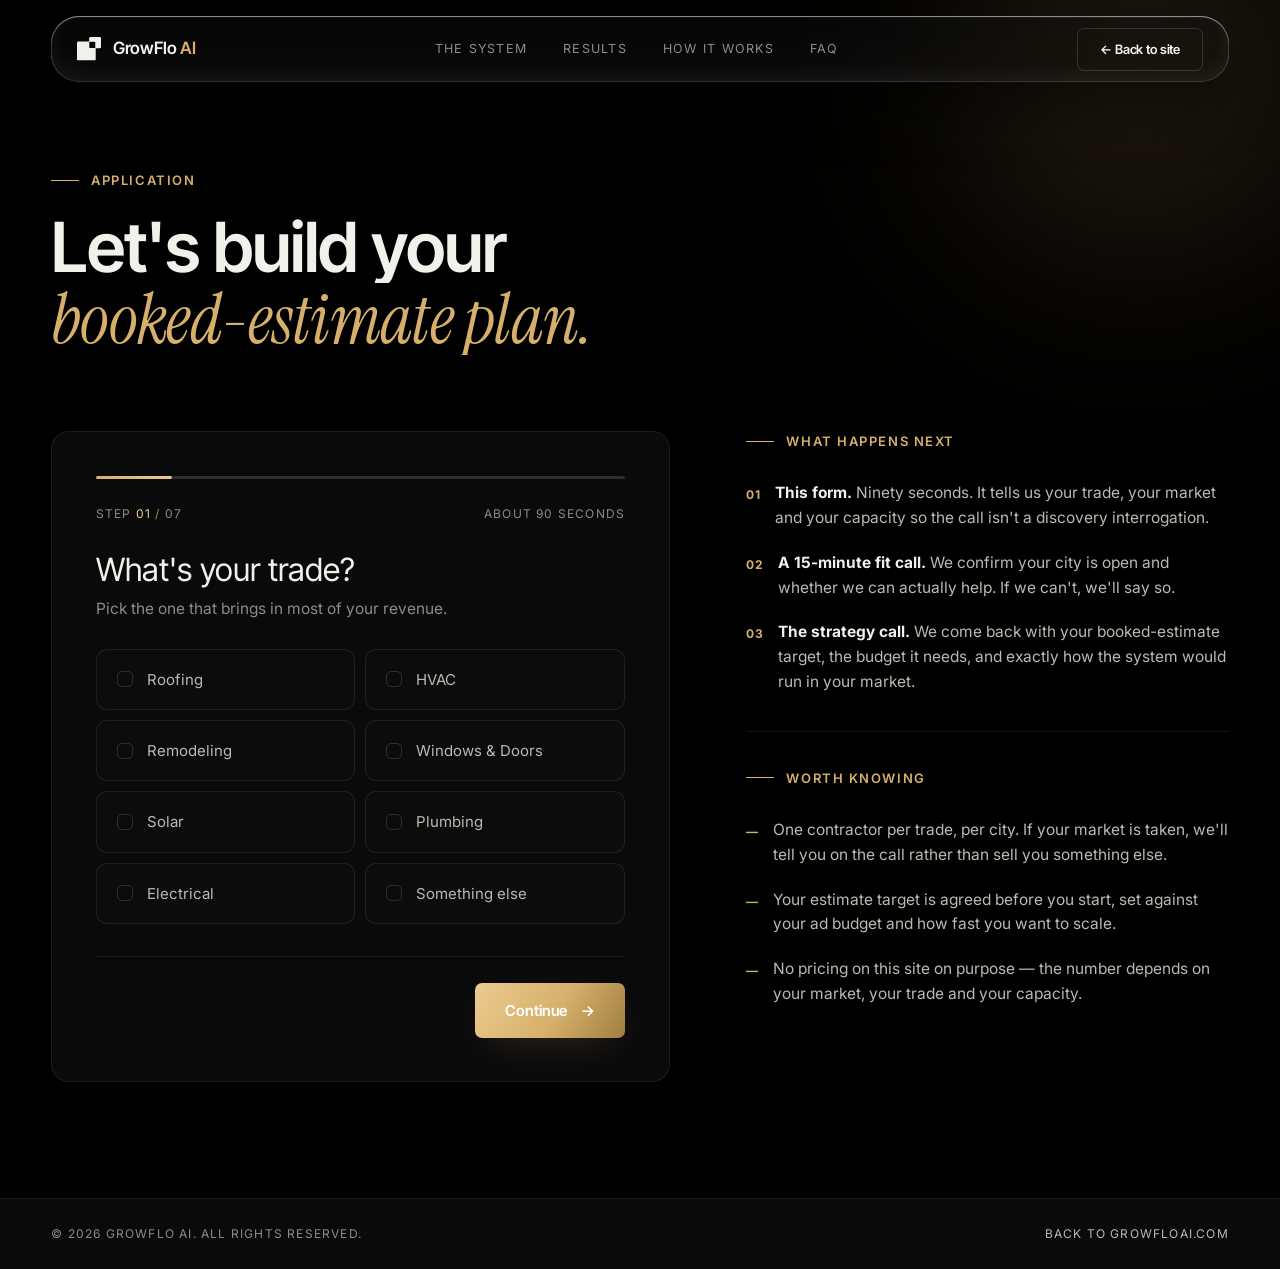
<file: start.html>
<!DOCTYPE html>
<html lang="en">
<head>
<meta charset="utf-8">
<meta name="viewport" content="width=device-width, initial-scale=1">
<title>Get Your Plan — GrowFlo AI</title>
<meta name="description" content="Tell us your trade, your city and your capacity. We'll build a booked-estimate plan before you ever get on a call.">
<meta name="theme-color" content="#000000">

<!-- Link previews (iMessage, WhatsApp, Facebook, LinkedIn, Slack). Absolute
     URLs are required: scrapers are not browsers and will not resolve a
     relative path. -->
<meta property="og:site_name" content="GrowFlo AI">
<meta property="og:type" content="website">
<meta property="og:url" content="https://growfloai.com/start.html">
<meta property="og:title" content="Get Your Booked-Estimate Plan — GrowFlo AI">
<meta property="og:description" content="Tell us your trade, your city and your capacity. We'll build a booked-estimate plan before you ever get on a call.">
<meta property="og:image" content="https://growfloai.com/assets/img/og.png">
<meta property="og:image:width" content="1200">
<meta property="og:image:height" content="630">
<meta property="og:image:alt" content="GrowFlo AI — booked estimates, not leads.">
<meta name="twitter:card" content="summary_large_image">
<meta name="twitter:title" content="Get Your Booked-Estimate Plan — GrowFlo AI">
<meta name="twitter:description" content="Tell us your trade, your city and your capacity. We'll build a booked-estimate plan before you ever get on a call.">
<meta name="twitter:image" content="https://growfloai.com/assets/img/og.png">

<meta name="robots" content="noindex">
<link rel="icon" href="growflo logo.png">
<link rel="preconnect" href="https://fonts.googleapis.com">
<link rel="preconnect" href="https://fonts.gstatic.com" crossorigin>
<link href="https://fonts.googleapis.com/css2?family=Inter:opsz,wght@14..32,300..700&family=Inter+Tight:wght@500..700&family=Instrument+Serif:ital@0;1&display=swap" rel="stylesheet">
<link rel="stylesheet" href="assets/css/style.css">
</head>
<body>

<div class="wipe out"></div>
<div class="grain"></div>
<div class="vignette"></div>

<header class="nav solid">
  <div class="nav-in">
    <a href="index.html" class="brand" aria-label="GrowFlo AI home">
      <svg viewBox="0 0 100 98" aria-hidden="true">
        <defs><mask id="gfm1">
          <rect width="100" height="98" fill="#000"/>
          <rect x="0" y="19.2" width="77.9" height="78.5" rx="5.2" fill="#fff"/>
          <rect x="50.6" y="0" width="49.4" height="47.2" rx="5.2" fill="#fff"/>
          <rect x="51.2" y="20" width="25" height="26.2" rx="2.9" fill="#000"/>
        </mask></defs>
        <rect width="100" height="98" fill="currentColor" mask="url(#gfm1)"/>
      </svg>
      <span class="brand-txt">GrowFlo<em>&nbsp;AI</em></span>
    </a>
    <nav class="nav-links">
      <a href="index.html#system">The System</a>
      <a href="index.html#results">Results</a>
      <a href="index.html#how">How it works</a>
      <a href="index.html#faq">FAQ</a>
    </nav>
    <a href="index.html" class="btn btn-ghost btn-sm"><span>&larr; Back to site</span></a>
    <div class="burger" role="button" tabindex="0" aria-label="Menu"><i></i><i></i></div>
  </div>
</header>

<div class="mob">
  <a href="index.html">Home <i>01</i></a>
  <a href="index.html#system">The System <i>02</i></a>
  <a href="index.html#results">Results <i>03</i></a>
  <a href="index.html#faq">FAQ <i>04</i></a>
</div>

<main>

<section class="phead" style="padding-bottom:clamp(30px,4vw,50px);">
  <div class="orb" data-para="0.04"></div>
  <div class="phead-in wrap">
    <div class="eyebrow rv">Application</div>
    <h1 style="font-size:clamp(34px,5.4vw,72px);">
      <span class="line-mask" data-delay="60"><span>Let's build your</span></span>
      <span class="line-mask" data-delay="150"><span><em class="copper">booked-estimate plan.</em></span></span>
    </h1>
  </div>
</section>

<section class="wrap" style="padding-bottom:clamp(70px,9vw,130px);">
  <div class="fwrap">

    <!-- ===== FORM ===== -->
    <div class="fcard rv">
      <div class="fbar"><i id="fbar"></i></div>
      <div class="fmeta">
        <span>Step <b id="fnow">01</b> / 07</span>
        <span id="ftime">About 90 seconds</span>
      </div>

      <form id="gfForm" novalidate>

        <!-- 1 · TRADE -->
        <div class="fstep live" data-step="1" data-req="trade">
          <div class="q">What's your trade?</div>
          <p class="hint">Pick the one that brings in most of your revenue.</p>
          <div class="opts two">
            <label class="opt"><input type="radio" name="trade" value="Roofing"><span class="bx"></span>Roofing</label>
            <label class="opt"><input type="radio" name="trade" value="HVAC"><span class="bx"></span>HVAC</label>
            <label class="opt"><input type="radio" name="trade" value="Remodeling"><span class="bx"></span>Remodeling</label>
            <label class="opt"><input type="radio" name="trade" value="Windows &amp; Doors"><span class="bx"></span>Windows &amp; Doors</label>
            <label class="opt"><input type="radio" name="trade" value="Solar"><span class="bx"></span>Solar</label>
            <label class="opt"><input type="radio" name="trade" value="Plumbing"><span class="bx"></span>Plumbing</label>
            <label class="opt"><input type="radio" name="trade" value="Electrical"><span class="bx"></span>Electrical</label>
            <label class="opt"><input type="radio" name="trade" value="Other"><span class="bx"></span>Something else</label>
          </div>
        </div>

        <!-- 2 · TERRITORY -->
        <div class="fstep" data-step="2" data-req="city">
          <div class="q">Where do you work?</div>
          <p class="hint">We only take one contractor per trade, per city — so we need to check your market is open.</p>
          <div class="field">
            <label for="city">Primary city &amp; state</label>
            <input type="text" id="city" name="city" placeholder="e.g. Austin, TX" autocomplete="address-level2">
          </div>
          <div class="field">
            <label for="radius">How far do you travel for a job?</label>
            <select id="radius" name="radius">
              <option value="Up to 25 miles">Up to 25 miles</option>
              <option value="25–50 miles">25–50 miles</option>
              <option value="50–100 miles">50–100 miles</option>
              <option value="Statewide">Statewide</option>
            </select>
          </div>
        </div>

        <!-- 3 · SPEND -->
        <div class="fstep" data-step="3" data-req="spend">
          <div class="q">What are you spending on ads right now?</div>
          <p class="hint">Per month, across everything. This sets what your estimate target can realistically be.</p>
          <div class="opts">
            <label class="opt"><input type="radio" name="spend" value="Not running ads yet"><span class="bx"></span>Not running ads yet</label>
            <label class="opt"><input type="radio" name="spend" value="Under $1,000/mo"><span class="bx"></span>Under $1,000 / month</label>
            <label class="opt"><input type="radio" name="spend" value="$1,000–$3,000/mo"><span class="bx"></span>$1,000 – $3,000 / month</label>
            <label class="opt"><input type="radio" name="spend" value="$3,000–$10,000/mo"><span class="bx"></span>$3,000 – $10,000 / month</label>
            <label class="opt"><input type="radio" name="spend" value="$10,000+/mo"><span class="bx"></span>$10,000+ / month</label>
          </div>
        </div>

        <!-- 4 · CAPACITY -->
        <div class="fstep" data-step="4" data-req="capacity">
          <div class="q">How many extra estimates could you handle a week?</div>
          <p class="hint">Be honest — we'd rather under-fill your calendar than burn your crew.</p>
          <div class="opts two">
            <label class="opt"><input type="radio" name="capacity" value="1–5 per week"><span class="bx"></span>1 – 5 per week</label>
            <label class="opt"><input type="radio" name="capacity" value="5–10 per week"><span class="bx"></span>5 – 10 per week</label>
            <label class="opt"><input type="radio" name="capacity" value="10–20 per week"><span class="bx"></span>10 – 20 per week</label>
            <label class="opt"><input type="radio" name="capacity" value="20+ per week"><span class="bx"></span>20+ per week</label>
          </div>
        </div>

        <!-- 5 · PAIN -->
        <div class="fstep" data-step="5" data-req="pain">
          <div class="q">What's breaking right now?</div>
          <p class="hint">Tick everything that applies.</p>
          <div class="opts">
            <label class="opt"><input type="checkbox" name="pain" value="Not enough leads"><span class="bx"></span>Not enough leads coming in</label>
            <label class="opt"><input type="checkbox" name="pain" value="Leads never answer"><span class="bx"></span>Leads don't answer when I call back</label>
            <label class="opt"><input type="checkbox" name="pain" value="Too many tire-kickers"><span class="bx"></span>Too many tire-kickers and ballpark hunters</label>
            <label class="opt"><input type="checkbox" name="pain" value="No-shows"><span class="bx"></span>Appointments that no-show</label>
            <label class="opt"><input type="checkbox" name="pain" value="No follow-up system"><span class="bx"></span>No follow-up with past customers</label>
            <label class="opt"><input type="checkbox" name="pain" value="Not enough reviews"><span class="bx"></span>Not enough reviews / low rating</label>
          </div>
        </div>

        <!-- 6 · CONTACT -->
        <div class="fstep" data-step="6" data-req="contact">
          <div class="q">Where do we send the plan?</div>
          <p class="hint">Straight after this you'll pick a time for a short fit call.</p>
          <div class="two-col">
            <div class="field">
              <label for="name">Your name</label>
              <input type="text" id="name" name="name" placeholder="Full name" autocomplete="name">
            </div>
            <div class="field">
              <label for="company">Business name</label>
              <input type="text" id="company" name="company" placeholder="Company" autocomplete="organization">
            </div>
          </div>
          <div class="two-col">
            <div class="field">
              <label for="email">Email</label>
              <input type="email" id="email" name="email" placeholder="you@company.com" autocomplete="email">
            </div>
            <div class="field">
              <label for="phone">Mobile</label>
              <input type="tel" id="phone" name="phone" placeholder="(000) 000-0000" autocomplete="tel">
            </div>
          </div>
          <div class="field">
            <label for="notes">Anything we should know? (optional)</label>
            <textarea id="notes" name="notes" placeholder="Jobs you want more of, jobs you don't, anything you've already tried."></textarea>
          </div>
          <!-- honeypot -->
          <input type="text" name="website" tabindex="-1" autocomplete="off" style="position:absolute;left:-9999px;opacity:0" aria-hidden="true">
        </div>

        <!-- 7 · BOOK THE FIT CALL
             The lead is already sent by the time this step appears, so an
             abandoned booking still reaches the spreadsheet. The iframe is
             built in JS (createElement, never innerHTML) so the visitor's
             own details can prefill the booking without a DOM-injection sink. -->
        <div class="fstep" data-step="7" data-req="book">
          <div class="q">Got it. Now pick your time.</div>
          <p class="hint">Your details are saved. Choose a 15-minute slot and we'll confirm your territory is open.</p>
          <div class="cal-embed" id="calEmbed">
            <div class="cal-load" id="calLoad">Loading the calendar&hellip;</div>
          </div>
          <p class="cal-alt">
            Calendar not loading?
            <a href="https://api.leadconnectorhq.com/widget/booking/sZ7Ccm8VUwYUJhvCtGPv" target="_blank" rel="noopener">Open it in a new tab &rarr;</a>
          </p>
        </div>

        <div class="fnav">
          <button type="button" class="fback hide" id="fback">&larr; Back</button>
          <button type="button" class="btn btn-solid" id="fnext"><span id="fnextTxt">Continue</span><span class="arw">&rarr;</span></button>
        </div>
        <div class="ferr" id="ferr">Pick an option to continue.</div>
      </form>

      <!-- ===== DONE — only shown if the booking step is unreachable ===== -->
      <div class="fdone" id="fdone">
        <div class="tick">
          <svg viewBox="0 0 24 24" fill="none" stroke="currentColor" stroke-width="2"><path d="M20 6L9 17l-5-5"/></svg>
        </div>
        <h3 style="margin-bottom:14px;">Got it &mdash; we'll be in touch.</h3>
        <p style="max-width:44ch;margin-inline:auto;">
          Your application is in. We'll confirm your territory is open and come back to you
          to book a 15-minute fit call.
        </p>
      </div>
    </div>

    <!-- ===== SIDE ===== -->
    <aside class="fside rv" data-delay="140">
      <div class="eyebrow">What happens next</div>
      <ul>
        <li><b>01</b><span><strong style="color:var(--bone)">This form.</strong> Ninety seconds. It tells us your trade, your market and your capacity so the call isn't a discovery interrogation.</span></li>
        <li><b>02</b><span><strong style="color:var(--bone)">A 15-minute fit call.</strong> We confirm your city is open and whether we can actually help. If we can't, we'll say so.</span></li>
        <li><b>03</b><span><strong style="color:var(--bone)">The strategy call.</strong> We come back with your booked-estimate target, the budget it needs, and exactly how the system would run in your market.</span></li>
      </ul>

      <div class="rule" style="margin-block:36px;"></div>

      <div class="eyebrow">Worth knowing</div>
      <ul>
        <li><b>&mdash;</b><span>One contractor per trade, per city. If your market is taken, we'll tell you on the call rather than sell you something else.</span></li>
        <li><b>&mdash;</b><span>Your estimate target is agreed before you start, set against your ad budget and how fast you want to scale.</span></li>
        <li><b>&mdash;</b><span>No pricing on this site on purpose — the number depends on your market, your trade and your capacity.</span></li>
      </ul>
    </aside>

  </div>
</section>

</main>

<footer class="foot">
  <div class="wrap">
    <div class="foot-bot" style="border-top:0;">
      <span>&copy; <span data-year></span> GrowFlo AI. All rights reserved.</span>
      <span><a href="index.html" style="color:var(--bone-dim)">Back to growfloai.com</a></span>
    </div>
  </div>
</footer>

<script src="assets/js/liquid-glass.js"></script>
<script src="assets/js/main.js"></script>
<script src="assets/js/form.js"></script>
</body>
</html>
</file>
<file: assets/css/style.css>
/* ============================================================
   GROWFLO AI — core stylesheet
   Palette: true black, warm ivory, champagne gold. Type: Inter Tight
   (display) + Inter (text), the closest free match to Apple's SF.
   ============================================================ */

/* ---------- TOKENS ---------- */
:root{
  --ink:        #000000;
  --ink-1:      #0A0A0B;
  --ink-2:      #111113;
  --ink-3:      #18181B;
  --line:       rgba(242,240,235,.08);
  --line-2:     rgba(242,240,235,.15);
  --bone:       #F2F0EB;
  --bone-dim:   #BDB9B1;
  --muted:      #8F8B83;
  --muted-2:    #57544E;

  --gold:     #D6B06B;
  --gold-lit: #EBCB8F;
  --gold-dp:  #A07E3F;
  --gold-glow: rgba(214,176,107,.26);

  --display: 'Inter Tight', 'Inter', -apple-system, 'Helvetica Neue', Arial, sans-serif;
  --body:    'Inter', -apple-system, 'Helvetica Neue', Arial, sans-serif;
  --label:   'Inter', -apple-system, 'Helvetica Neue', Arial, sans-serif;
  --serif:   'Instrument Serif', Georgia, 'Times New Roman', serif;

  --gut: clamp(20px, 4vw, 72px);
  --maxw: 1320px;
  --r-lg: 18px;
  --r-md: 11px;
  --r-sm: 7px;
  --ease: cubic-bezier(.22,1,.36,1);
  --ease-io: cubic-bezier(.65,.05,.36,1);
}

/* ---------- INTRO LOADER ---------- */
.intro{
  position:fixed; inset:0; z-index:9999;
  background:var(--ink);
  display:flex; align-items:center; justify-content:center;
  pointer-events:none;
}
.intro-logo{
  display:flex; flex-direction:column; align-items:center; gap:20px;
  will-change:transform, opacity;
}
.intro-logo svg{
  width:116px; height:auto; color:var(--bone);
  opacity:0; transform:scale(.5);
  animation:intro-icon .9s var(--ease) .2s forwards;
}
.intro-logo .intro-txt{
  font-family:var(--display); font-weight:600; text-transform:none;
  font-size:38px; letter-spacing:-.015em; line-height:1;
  color:var(--bone);
  opacity:0; transform:translateY(14px);
  animation:intro-fade-up .7s var(--ease) .7s forwards;
}
.intro-logo .intro-txt em{
  font-family:inherit; font-style:normal; color:var(--gold);
}

@keyframes intro-icon{
  to{ opacity:1; transform:scale(1); }
}
@keyframes intro-fade-up{
  to{ opacity:1; transform:translateY(0); }
}

.intro.settle .intro-logo{
  animation:intro-settle 1s var(--ease-io) forwards;
}
.intro.settle{
  animation:intro-bg-out .6s var(--ease) .7s forwards;
}

@keyframes intro-settle{
  0%{   transform:translate(0,0) scale(1); }
  100%{ transform:translate(calc(-50vw + 60px), calc(-50vh + 49px)) scale(.33); opacity:1; }
}
@keyframes intro-bg-out{
  to{ opacity:0; visibility:hidden; }
}

@media(max-width:900px){
  .intro-logo svg{ width:56px; }
  .intro-logo .intro-txt{ font-size:18px; }
  @keyframes intro-settle{
    0%{   transform:translate(0,0) scale(1); }
    100%{ transform:translate(calc(-50vw + 44px), calc(-50vh + 40px)) scale(.33); opacity:1; }
  }
}

/* ---------- RESET ---------- */
*,*::before,*::after{ box-sizing:border-box; margin:0; padding:0; }
html{ -webkit-text-size-adjust:100%; scroll-behavior:smooth; }
@media (prefers-reduced-motion:reduce){ html{ scroll-behavior:auto; } }
[id]{ scroll-margin-top:90px; }
body{
  background:var(--ink);
  color:var(--bone);
  font-family:var(--body);
  font-size:17px;
  line-height:1.55;
  -webkit-font-smoothing:antialiased;
  -moz-osx-font-smoothing:grayscale;
  font-optical-sizing:auto;
  overflow-x:hidden;
}
body.is-locked{ overflow:hidden; }
img,svg,video{ display:block; max-width:100%; }
a{ color:inherit; text-decoration:none; }
button,input,select,textarea{ font:inherit; color:inherit; background:none; border:none; outline:none; }
::selection{ background:var(--gold); color:#fff; }

::-webkit-scrollbar{ width:9px; }
::-webkit-scrollbar-track{ background:var(--ink); }
::-webkit-scrollbar-thumb{ background:#1c1a15; border-radius:9px; }
::-webkit-scrollbar-thumb:hover{ background:var(--gold-dp); }

/* ---------- GRAIN + VIGNETTE ---------- */
.grain{
  position:fixed; inset:-50%; z-index:9998; pointer-events:none;
  opacity:.05; mix-blend-mode:overlay;
  background-image:url("data:image/svg+xml,%3Csvg xmlns='http://www.w3.org/2000/svg' width='300' height='300'%3E%3Cfilter id='n'%3E%3CfeTurbulence type='fractalNoise' baseFrequency='.85' numOctaves='4'/%3E%3C/filter%3E%3Crect width='300' height='300' filter='url(%23n)'/%3E%3C/svg%3E");
  animation:grainShift 8s steps(6) infinite;
}
@keyframes grainShift{
  0%{transform:translate(0,0)} 20%{transform:translate(-3%,2%)} 40%{transform:translate(2%,-3%)}
  60%{transform:translate(-2%,-2%)} 80%{transform:translate(3%,1%)} 100%{transform:translate(0,0)}
}
.vignette{
  position:fixed; inset:0; z-index:9997; pointer-events:none;
  background:radial-gradient(ellipse at 50% 40%, transparent 40%, rgba(0,0,0,.55) 100%);
}

/* ---------- PAGE WIPE ---------- */
.wipe{
  position:fixed; inset:0; z-index:9999; pointer-events:none;
  background:var(--ink); transform:scaleY(0); transform-origin:bottom;
}
.wipe.in{ transform:scaleY(1); transform-origin:bottom; transition:transform .55s var(--ease-io); }
.wipe.out{ transform:scaleY(0); transform-origin:top; transition:transform .6s var(--ease-io); }

/* ---------- LAYOUT ---------- */
.wrap{ width:100%; max-width:var(--maxw); margin-inline:auto; padding-inline:var(--gut); }
section{ position:relative; }
.sec{ padding-block:clamp(68px,11vw,160px); }
.sec-sm{ padding-block:clamp(48px,7vw,96px); }
.rule{ height:1px; background:var(--line); width:100%; }

/* ---------- TYPE ---------- */
.eyebrow{
  font-family:var(--label); font-size:13px; font-weight:600;
  letter-spacing:.12em; text-transform:uppercase;
  color:var(--gold); display:flex; align-items:center; gap:12px; margin-bottom:22px;
}
.eyebrow::before{ content:''; width:28px; height:1px; background:var(--gold); flex:none; }
.eyebrow.center{ justify-content:center; }

/* sentence case, negative tracking that tightens as size grows (Inter Tight) */
h1,h2,h3,h4,.display{
  font-family:var(--display); font-weight:600; text-transform:none;
  line-height:1.06; letter-spacing:-.01em; text-wrap:balance;
}
h1,.h1{ font-size:clamp(40px,7.4vw,82px); line-height:1.02; letter-spacing:-.018em; }
h2,.h2{ font-size:clamp(30px,4.6vw,56px); line-height:1.08; letter-spacing:-.014em; }
h3,.h3{ font-size:clamp(22px,2.7vw,38px); line-height:1.12; letter-spacing:-.01em; }
h4,.h4{ font-size:clamp(18px,1.5vw,21px); line-height:1.3; letter-spacing:-.01em; }

/* accent words inside a heading — Instrument Serif italic, as on contractorai.co.
   The brand lockup keeps the sans, so it's excluded. */
.ser,
h1 em:not(.brand-txt em),
h2 em,
.r30-head em{
  font-family:var(--serif); font-style:italic; font-weight:400;
  letter-spacing:-.01em; color:var(--gold);
}
.brand-txt em{ font-family:inherit; font-style:normal; color:var(--gold); }

.lede{
  font-size:clamp(17px,1.4vw,21px); color:var(--bone-dim); line-height:1.45;
  max-width:58ch; text-wrap:pretty; font-weight:400;
}
p{ color:var(--bone-dim); max-width:66ch; text-wrap:pretty; }
/* counters: fixed-width digits so numbers don't jitter while they count */
[data-count]{ font-variant-numeric:tabular-nums; }
.copper{ color:var(--gold); }

/* ---------- BUTTONS ---------- */
.btn{
  position:relative; display:inline-flex; align-items:center; gap:14px;
  font-family:var(--display); font-weight:600; text-transform:none;
  letter-spacing:-.01em; font-size:15px; line-height:1;
  padding:20px 30px; border-radius:var(--r-sm); overflow:hidden; isolation:isolate;
  cursor:pointer; white-space:nowrap;
  transition:color .35s var(--ease), border-color .35s;
}
.btn span{ position:relative; z-index:2; }
.btn .arw{ position:relative; z-index:2; transition:transform .4s var(--ease); }
.btn:hover .arw{ transform:translateX(5px); }
.btn::before{
  content:''; position:absolute; inset:0; z-index:1;
  background:linear-gradient(120deg,var(--gold-lit),var(--gold) 55%,var(--gold-dp));
  transform:translateY(101%); transition:transform .45s var(--ease);
}
.btn:hover::before{ transform:translateY(0); }

.btn-solid{
  background:linear-gradient(120deg,var(--gold-lit),var(--gold) 55%,var(--gold-dp));
  color:#fff; box-shadow:0 12px 42px -14px var(--gold-glow);
}
.btn-solid::before{ background:var(--bone); }
.btn-solid:hover{ color:var(--ink); }

.btn-ghost{ border:1px solid var(--line-2); color:var(--bone); }
.btn-ghost:hover{ color:#fff; border-color:transparent; }

.btn-sm{ padding:14px 22px; font-size:13px; }
.btn-lg{ padding:24px 40px; font-size:17px; }

/* spin-border pill — rotating conic gradient behind a solid inner pill. Stays flat;
   nothing moves on hover, the glow does the work. */
.btn-spin{
  position:relative; display:inline-flex; padding:1.5px; border-radius:999px;
  overflow:hidden; isolation:isolate; cursor:pointer;
  box-shadow:0 14px 46px -16px var(--gold-glow);
  transition:box-shadow .4s var(--ease);
}
.btn-spin:focus-visible{ outline:2px solid var(--gold-lit); outline-offset:5px; }

/* Main CTAs match the header button exactly — the revolving ring is the effect.
   A white halo used to sit here and washed the ring out, so it's just a soft
   gold cast now, which stays out of the ring's way. */
.btn-spin:not(.sm){
  box-shadow:0 14px 46px -18px var(--gold-glow);
}
.btn-spin:not(.sm):hover{
  box-shadow:0 16px 54px -16px rgba(214,176,107,.4);
}
.btn-spin-ring{
  position:absolute; inset:-1000%; z-index:0;
  background:conic-gradient(from 90deg at 50% 50%, var(--gold-lit) 0%, var(--gold-dp) 50%, var(--gold-lit) 100%);
  animation:spinBorder 2.6s linear infinite;
}
.btn-spin-in{
  position:relative; z-index:1; display:inline-flex; align-items:center; gap:14px;
  padding:22px 38px; border-radius:999px; background:var(--ink);
  font-family:var(--display); font-weight:600; text-transform:none;
  letter-spacing:-.01em; font-size:16px; line-height:1; color:var(--bone);
  transition:background .3s, gap .35s var(--ease);
}
.btn-spin-in .arw{ transition:transform .4s var(--ease); }
.btn-spin:hover .btn-spin-in{ background:#000; gap:18px; }
.btn-spin:hover .btn-spin-in .arw{ transform:translateX(4px); }
@keyframes spinBorder{ to{ transform:rotate(360deg); } }

/* cool variant — the original purple/indigo gradient from the reference button */
/* "cool" variant — the reference button's conic gradient, 2s linear spin,
   on a slate-950 pill. Used by the header CTA. */
.btn-spin.cool .btn-spin-ring{
  background:conic-gradient(from 90deg at 50% 50%, #EBCB8F 0%, #3A3124 50%, #EBCB8F 100%);
  animation-duration:2s;
}
.btn-spin.cool{ box-shadow:0 10px 30px -14px rgba(214,176,107,.35); }
.btn-spin.cool .btn-spin-in{
  background:#0A0A0B;
  color:var(--bone);
  font-weight:500;                       /* font-medium */
  transition:background .3s var(--ease), gap .35s var(--ease);
}
.btn-spin.cool:hover .btn-spin-in{ background:#141416; }
.btn-spin.cool:focus-visible{ outline:2px solid var(--gold-lit); outline-offset:2px; }

/* compact size — matches the reference button: h-12, px-8, text-sm, 1px ring */
.btn-spin.sm{ box-shadow:none; padding:1px; height:48px; }
.btn-spin.sm .btn-spin-in{
  height:100%; padding:4px 32px; font-size:14px; gap:9px; line-height:1;
}
.btn-spin.sm:hover .btn-spin-in{ gap:11px; }

.tlink{
  font-family:var(--label); font-size:12px; letter-spacing:.09em; text-transform:uppercase;
  color:var(--bone-dim); display:inline-flex; gap:9px; align-items:center;
  padding:10px 0; border-bottom:1px solid var(--line-2); transition:.3s;
}
.tlink:hover{ color:var(--gold-lit); border-color:var(--gold); }

/* ---------- NAV — floating liquid-glass bar ---------- */
.nav{
  position:fixed; top:0; left:0; right:0; z-index:900;
  padding:16px var(--gut) 0;
  transition:padding .45s var(--ease);
}
.nav.solid{ padding-top:10px; }

/* Material dressing exactly as specified in the liquid-glass README.
   The module owns the optics; everything below is its documented recipe. */
.nav-in{
  display:flex; align-items:center; justify-content:space-between; gap:24px;
  height:66px; max-width:var(--maxw); margin-inline:auto;
  padding-inline:clamp(16px,2vw,26px);

  border-radius:28px;                  /* the module reads this for the map */
  background:linear-gradient(180deg,   /* slight tint for text contrast     */
    rgba(16, 16, 17, 0.35), rgba(16, 16, 17, 0.55));
  box-shadow:
    0 24px 60px rgba(0, 0, 0, 0.45),           /* drop shadow               */
    inset 0 1px 1px rgba(255, 255, 255, 0.5),  /* specular top highlight    */
    inset 0 -8px 20px rgba(255, 255, 255, 0.06),
    inset 0 0 0 1px rgba(255, 255, 255, 0.13); /* 1px glass border          */
}
.brand{ display:flex; align-items:center; gap:12px; flex:none; }
.brand svg{ width:24px; height:auto; color:var(--bone); transition:color .4s; }
.brand:hover svg{ color:var(--gold-lit); }
.brand-txt{
  font-family:var(--display); font-weight:600; text-transform:none;
  font-size:17px; letter-spacing:-.01em; line-height:1;
}
.brand-txt em{ font-family:inherit; font-style:normal; color:var(--gold); }

.nav-links{ display:flex; align-items:center; gap:36px; }
.nav-links a{
  font-family:var(--label); font-size:12.5px; letter-spacing:.1em; text-transform:uppercase;
  color:var(--muted); position:relative; padding-block:6px; transition:color .3s;
}
.nav-links a::after{
  content:''; position:absolute; left:0; bottom:0; height:1px; width:100%;
  background:var(--gold); transform:scaleX(0); transform-origin:right;
  transition:transform .4s var(--ease);
}
.nav-links a:hover,.nav-links a.active{ color:var(--bone); }
.nav-links a:hover::after,.nav-links a.active::after{ transform:scaleX(1); transform-origin:left; }

.burger{ display:none; width:44px; height:44px; position:relative; cursor:pointer; }
.burger i{
  position:absolute; left:11px; width:22px; height:1.5px; background:var(--bone);
  transition:transform .4s var(--ease), opacity .3s;
}
.burger i:nth-child(1){ top:19px; } .burger i:nth-child(2){ top:25px; }
.burger.on i:nth-child(1){ transform:translateY(3px) rotate(45deg); }
.burger.on i:nth-child(2){ transform:translateY(-3px) rotate(-45deg); }

.mob{
  position:fixed; inset:0; z-index:880; background:var(--ink-1);
  display:flex; flex-direction:column; justify-content:center; padding:0 var(--gut);
  clip-path:inset(0 0 100% 0); transition:clip-path .7s var(--ease);
}
.mob.open{ clip-path:inset(0 0 0 0); }
.mob a{
  font-family:var(--display); text-transform:none; font-size:clamp(32px,8.4vw,60px);
  font-weight:600; line-height:1.08; padding-block:10px; border-bottom:1px solid var(--line);
  display:flex; justify-content:space-between; align-items:baseline;
  opacity:0; transform:translateY(28px); transition:opacity .5s,transform .6s var(--ease);
}
.mob a i{ font-family:var(--label); font-size:12px; font-style:normal; color:var(--gold); }
.mob.open a{ opacity:1; transform:none; }
.mob.open a:nth-child(1){ transition-delay:.14s } .mob.open a:nth-child(2){ transition-delay:.20s }
.mob.open a:nth-child(3){ transition-delay:.26s } .mob.open a:nth-child(4){ transition-delay:.32s }
.mob.open a:nth-child(5){ transition-delay:.38s }
@media(max-width:900px){ .nav-links,.nav .btn,.nav .btn-spin{ display:none; } .burger{ display:block; } }

/* ---------- REVEAL PRIMITIVES ---------- */
.rv{ opacity:0; transform:translateY(34px); }
.rv.on{ opacity:1; transform:none; transition:opacity .9s var(--ease),transform 1s var(--ease); }
.line-mask{ overflow:hidden; display:block; }
.line-mask > span{ display:block; transform:translateY(105%); }
.line-mask.on > span{ transform:none; transition:transform 1.05s var(--ease); }
.ch{ display:inline-block; opacity:0; transform:translateY(.7em) rotate(3deg); }
.ch.on{ opacity:1; transform:none; transition:opacity .5s,transform .8s var(--ease); }

/* ============================================================
   HERO
   ============================================================ */
/* Layout ported 1:1 from the reference component. Colours moved from its
   Tailwind orange/yellow/red to the champagne palette (2026-10-07). */
.shero{
  position:relative; width:100%; height:100vh; height:100svh;
  overflow:hidden; background:#000;
}
.shero-canvas{
  position:absolute; inset:0; width:100%; height:100%; display:block;
  background:#000; touch-action:none;
  opacity:0; transition:opacity 1.4s var(--ease);
}
.shero-canvas.on{ opacity:1; }
/* Bottom blend into the next section, plus a soft dark halo over the middle
   where the headline and subtitle sit — the shader's bright streaks get
   dimmed there so the copy stays readable as they cross behind it. */
.shero-fade{
  position:absolute; inset:0; z-index:1; pointer-events:none;
  background:
    radial-gradient(ellipse 58% 42% at 50% 50%, rgba(0,0,0,.5), rgba(0,0,0,.22) 55%, transparent 78%),
    linear-gradient(180deg, transparent 76%, rgba(0,0,0,.55) 90%, var(--ink) 100%);
}
/* absolute inset-0 z-10 flex flex-col items-center justify-center text-white */
.shero-content{
  position:absolute; inset:0; z-index:10;
  display:flex; flex-direction:column; align-items:center; justify-content:center;
  color:#fff; text-align:center;
}

/* mb-8 + the badge pill */
.shero-badge-wrap{ margin-bottom:2rem; animation:shFadeDown .8s ease-out forwards; }
/* slimmer and far more translucent than the reference pill */
.shero-badge{
  display:flex; align-items:center; gap:.45rem;
  padding:.34rem 1rem;
  background:rgba(214,176,107,.05);
  backdrop-filter:blur(10px);
  border:1px solid rgba(214,176,107,.22);
  border-radius:9999px;
  font-size:.8125rem; line-height:1.15rem;
  color:rgba(242,240,235,.8);
}
.shero-badge-ico{ color:var(--gold-lit); font-size:.75rem; }

/* text-center space-y-6 max-w-5xl mx-auto px-4 */
.shero-body{
  display:flex; flex-direction:column; gap:1.5rem;
  max-width:64rem; margin-inline:auto; padding-inline:1rem; width:100%;
}
.shero-heads{ display:flex; flex-direction:column; gap:.5rem; }

/* text-5xl md:text-7xl lg:text-8xl font-bold + gradient clipped to the text */
.shero-h1{
  font-family:var(--display); font-weight:650; text-transform:none;
  font-size:3rem; line-height:1.02; letter-spacing:-.01em; margin:0;
  -webkit-background-clip:text; background-clip:text;
  -webkit-text-fill-color:transparent; color:transparent;
  opacity:0; animation:shFadeUp .8s ease-out forwards;
}
.shero-h1-a{
  background-image:linear-gradient(to right,#F2F0EB,#EFE3CB 55%,#EBCB8F);
  animation-delay:.2s;
}
.shero-h1-b{
  background-image:linear-gradient(to right,#EBCB8F,#D6B06B 55%,#B98F4B);
  animation-delay:.4s;
}

/* max-w-3xl mx-auto */
.shero-sub-wrap{
  max-width:48rem; margin-inline:auto;
  opacity:0; animation:shFadeUp .8s ease-out forwards; animation-delay:.6s;
}
.shero-sub{
  font-size:1.125rem; line-height:1.625;       /* text-lg leading-relaxed */
  font-weight:300;                              /* font-light */
  color:rgba(242,240,235,.82);
  max-width:none; margin:0;
}

/* flex-col sm:flex-row gap-4 justify-center mt-10 */
.shero-btns{
  display:flex; flex-direction:column; gap:1rem;
  justify-content:center; align-items:center; margin-top:2.5rem;
  opacity:0; animation:shFadeUp .8s ease-out forwards; animation-delay:.8s;
}
.shero-btn{
  padding:1rem 2rem; border-radius:9999px;      /* px-8 py-4 rounded-full */
  font-family:var(--display); font-weight:600; font-size:1.125rem; line-height:1.4;
  text-transform:none; letter-spacing:-.01em; white-space:nowrap;
  transition:all .3s ease;
}
.shero-btn-primary{
  background:linear-gradient(180deg,#EFD29D,#C99E55);
  color:#0A0A0B;
  box-shadow:inset 0 1px 0 rgba(255,255,255,.35), 0 10px 30px -12px rgba(214,176,107,.45);
}
.shero-btn-primary:hover{
  background:linear-gradient(180deg,#F4DDB2,#D6B06B);
  transform:scale(1.04);
  box-shadow:inset 0 1px 0 rgba(255,255,255,.4), 0 16px 40px -12px rgba(214,176,107,.55);
}
.shero-btn-secondary{
  background:rgba(242,240,235,.04);
  border:1px solid rgba(242,240,235,.18);
  color:var(--bone); backdrop-filter:blur(6px);
}
.shero-btn-secondary:hover{
  background:rgba(242,240,235,.08);
  border-color:rgba(214,176,107,.45);
  transform:scale(1.04);
}

@keyframes shFadeDown{ from{ opacity:0; transform:translateY(-20px);} to{ opacity:1; transform:none; } }
@keyframes shFadeUp{ from{ opacity:0; transform:translateY(30px);} to{ opacity:1; transform:none; } }

/* sm: and up */
@media(min-width:640px){
  .shero-btns{ flex-direction:row; }
}
/* md: */
@media(min-width:768px){
  .shero-h1{ font-size:4.5rem; }
  .shero-sub{ font-size:1.25rem; }
}
/* lg: */
@media(min-width:1024px){
  .shero-h1{ font-size:6rem; }
  .shero-sub{ font-size:1.5rem; }
}
@media (prefers-reduced-motion:reduce){
  .shero-badge-wrap,.shero-h1,.shero-sub-wrap,.shero-btns{ opacity:1; animation:none; }
}
.scroll-cue{
  position:absolute; bottom:26px; right:var(--gut); z-index:3;
  display:flex; align-items:center; gap:12px;
  font-family:var(--label); font-size:12px; letter-spacing:.1em; text-transform:uppercase; color:var(--muted);
}
.scroll-cue i{ display:block; width:1px; height:52px; background:linear-gradient(var(--gold),transparent); }
@media(max-width:820px){ .scroll-cue{ display:none; } }

/* ---------- STAT STRIP ---------- */
.stat-strip{ display:grid; grid-template-columns:repeat(4,1fr); border:1px solid var(--line); border-radius:var(--r-lg); overflow:hidden; }
.stat{ padding:32px 28px; border-right:1px solid var(--line); }
.stat:last-child{ border-right:0; }
.stat b{
  display:flex; align-items:baseline; white-space:nowrap;
  font-family:var(--display); font-weight:600; font-size:clamp(40px,4.6vw,66px);
  line-height:1; color:var(--bone); letter-spacing:-.01em;
}
/* the counter <span> lives inside <b> — keep it inline so the number never wraps */
.stat b span{ display:inline; font:inherit; letter-spacing:inherit; color:inherit; }
.stat b i{ font-style:normal; color:var(--gold-lit); }
.stat > span{
  display:block; margin-top:16px; font-family:var(--label); font-size:12px;
  letter-spacing:.08em; text-transform:uppercase; color:var(--bone-dim); line-height:1.55; max-width:22ch;
}
@media(max-width:780px){
  .stat-strip{ grid-template-columns:repeat(2,1fr); }
  .stat{ border-bottom:1px solid var(--line); padding:28px 18px; }
  .stat:nth-child(2n){ border-right:0; }
}

/* ---------- MARQUEE ---------- */
.marq{ overflow:hidden; border-block:1px solid var(--line); padding-block:20px; background:var(--ink-1); }
.marq-track{ display:flex; gap:56px; width:max-content; animation:marq 38s linear infinite; }
.marq:hover .marq-track{ animation-play-state:paused; }
.marq-track span{
  font-family:var(--display); text-transform:uppercase; font-size:clamp(16px,1.7vw,22px);
  letter-spacing:.05em; color:var(--muted); display:flex; align-items:center; gap:56px; white-space:nowrap;
}
.marq-track span:nth-child(even){ color:var(--bone); text-shadow:0 0 12px rgba(242,240,235,.45); }
.marq-track span::after{ content:''; width:5px; height:5px; background:var(--gold); border-radius:50%; }
@keyframes marq{ to{ transform:translateX(-50%); } }

/* ---------- PROBLEM ---------- */
.prob-head{ display:grid; grid-template-columns:1.1fr 1fr; gap:56px; align-items:end; margin-bottom:70px; }
.prob-grid{ display:grid; grid-template-columns:repeat(4,1fr); border:1px solid var(--line); border-radius:var(--r-lg); overflow:hidden; }
.prob-card{
  padding:40px 30px 46px; border-right:1px solid var(--line); position:relative; overflow:hidden;
  transition:background .5s var(--ease);
}
.prob-card:last-child{ border-right:0; }
.prob-card::after{
  content:''; position:absolute; top:0; left:0; right:0; height:1px;
  background:var(--gold); transform:scaleX(0); transform-origin:left; transition:transform .6s var(--ease);
}
.prob-card:hover{ background:var(--ink-2); }
.prob-card:hover::after{ transform:scaleX(1); }
.prob-card .n{ font-family:var(--label); font-size:12.5px; color:var(--gold); letter-spacing:.1em; }
.prob-card h4{ margin:22px 0 14px; color:var(--bone); }
.prob-card p{ font-size:16px; line-height:1.55; }
@media(max-width:1000px){ .prob-grid{ grid-template-columns:repeat(2,1fr); } .prob-card:nth-child(2n){border-right:0} .prob-card{border-bottom:1px solid var(--line)} }
@media(max-width:820px){ .prob-head{ grid-template-columns:1fr; gap:26px; } }
@media(max-width:600px){ .prob-grid{ grid-template-columns:1fr; } .prob-card{ border-right:0; } }

/* ============================================================
   THE SYSTEM — pinned scroll sequence
   ============================================================ */
.sys{ background:var(--ink-1); border-block:1px solid var(--line); }
.sys-track{ position:relative; height:600vh; }
.sys-pin{ position:sticky; top:0; height:100svh; display:flex; align-items:center; overflow:hidden; }
.sys-in{ width:100%; max-width:var(--maxw); margin-inline:auto; padding-inline:var(--gut); }
.sys-grid{ display:grid; grid-template-columns:1fr 1fr; gap:clamp(30px,6vw,90px); align-items:center; }

.sys-label{
  display:flex; align-items:center; justify-content:space-between; gap:20px;
  margin-bottom:16px;
}
.sys-label .eyebrow{ margin-bottom:0; }
.sys-count{
  font-family:var(--label); font-size:12.5px; letter-spacing:.1em; color:var(--muted); flex:none;
}
.sys-count b{ color:var(--bone); font-weight:400; }

.sys-prog{ display:flex; gap:8px; margin-bottom:34px; }
.sys-prog i{ flex:1; height:3px; border-radius:999px; background:var(--line-2); position:relative; overflow:hidden; }
.sys-prog i::after{
  content:''; position:absolute; inset:0; background:var(--gold-lit);
  transform:scaleX(0); transform-origin:left; transition:transform .5s var(--ease);
}
.sys-prog i.done::after{ transform:scaleX(1); }

.sys-steps{ position:relative; min-height:clamp(360px,42vh,460px); }
.sys-step{
  position:absolute; inset:0; opacity:0; transform:translateY(22px); pointer-events:none;
  transition:opacity .55s var(--ease), transform .75s var(--ease);
}
.sys-step.live{ opacity:1; transform:none; position:relative; pointer-events:auto; }
.sys-step .num{
  font-family:var(--display); font-size:clamp(56px,7vw,104px); font-weight:700; line-height:.8;
  -webkit-text-stroke:1px var(--gold); color:transparent; display:block; margin-bottom:18px;
}
.sys-step h3{ color:var(--bone); margin-bottom:18px; }
.sys-step p{ font-size:16px; line-height:1.7; max-width:44ch; }
.sys-step .tag{
  display:inline-flex; align-items:center; gap:9px; margin-top:26px; padding:9px 16px;
  border:1px solid var(--line-2); border-radius:999px;
  font-family:var(--label); font-size:12px; letter-spacing:.09em; text-transform:uppercase; color:var(--gold-lit);
}
.sys-step .tag::before{ content:''; width:6px; height:6px; border-radius:50%; background:var(--gold-lit); animation:pulseDot 1.8s infinite; }
@keyframes pulseDot{ 0%,100%{ opacity:1; box-shadow:0 0 0 0 var(--gold-glow) } 50%{ opacity:.5; box-shadow:0 0 0 7px transparent } }

.sys-stage{
  position:relative; aspect-ratio:1/1; border:1px solid var(--line); border-radius:var(--r-lg);
  background:radial-gradient(ellipse at 50% 40%,var(--ink-3),var(--ink-1) 72%);
  overflow:hidden;
}
.sys-stage .crn{ position:absolute; width:16px; height:16px; border:1px solid var(--gold); }
.sys-stage .crn.tl{ top:14px; left:14px; border-right:0; border-bottom:0; }
.sys-stage .crn.br{ bottom:14px; right:14px; border-left:0; border-top:0; }
/* matches .sys-step timing exactly so copy and visual move as one */
.vis{
  position:absolute; inset:0; display:grid; place-items:center;
  opacity:0; transform:translateY(22px) scale(.96); pointer-events:none;
  transition:opacity .55s var(--ease), transform .75s var(--ease);
}
.vis.live{ opacity:1; transform:none; pointer-events:auto; }

/* ============================================================
   THE SYSTEM v2 — motion-first: huge title + a looping scene
   Every scene is sized in cqmin (the stage is a size container),
   so it scales as one piece. Base styles are the FINAL frame, so
   with reduced motion each scene simply shows its end state.
   Animations only attach under .sx-step.live, so a scene restarts
   from frame one every time its step comes on screen.
   ============================================================ */
.sx-steps{ position:relative; height:min(66vh,600px); }
.sx-step{
  position:absolute; inset:0; display:grid; grid-template-columns:1fr 1fr;
  gap:clamp(30px,5vw,80px); align-items:center;
  opacity:0; pointer-events:none; transition:opacity .5s var(--ease);
}
.sx-step.live{ opacity:1; pointer-events:auto; }

.sx-title{
  font-family:var(--display); font-weight:600; color:var(--bone);
  font-size:clamp(46px,6.4vw,108px); line-height:.96; letter-spacing:-.016em;
  margin:0; text-wrap:balance;
}
.sx-title em{ font-style:normal; color:var(--gold-lit); }
.sx-num{
  display:block; font-size:.3em; line-height:1; letter-spacing:.04em; margin-bottom:.55em;
  -webkit-text-stroke:1px var(--gold); color:transparent;
}
.sx-step.live .sx-title{ animation:sxRise .9s var(--ease) both; }
@keyframes sxRise{ from{ opacity:0; transform:translateY(42px); filter:blur(6px); } }

.sx-stage{
  position:relative; height:100%; aspect-ratio:1; max-width:100%; justify-self:end;
  container-type:size; overflow:hidden;
  border:1px solid var(--line); border-radius:var(--r-lg);
  background:radial-gradient(ellipse at 50% 45%, var(--ink-3), var(--ink-1) 72%);
}
.sx-step.live .sx-stage{ animation:sxStage .9s var(--ease) both; }
@keyframes sxStage{ from{ opacity:0; transform:scale(.94); } }

/* ---- 01 leads flow in ---- */
.f-area{
  position:absolute; left:50%; top:50%; width:66cqmin; height:66cqmin; transform:translate(-50%,-50%);
  border-radius:50%; border:1px dashed rgba(214,176,107,.55);
  background:radial-gradient(circle, rgba(214,176,107,.12), transparent 70%);
}
.f-area::after{
  content:''; position:absolute; inset:-1px; border-radius:50%; border:1px solid var(--gold);
  opacity:0; animation:fArea 2.6s ease-out infinite;
}
@keyframes fArea{ from{ transform:scale(.25); opacity:.7; } to{ transform:scale(1); opacity:0; } }
.f-core{
  position:absolute; left:50%; top:50%; width:13cqmin; height:13cqmin; transform:translate(-50%,-50%);
  border-radius:3cqmin; background:var(--gold); color:#000; display:grid; place-items:center;
  box-shadow:0 0 6cqmin rgba(214,176,107,.45);
}
.f-core svg{ width:55%; }
.f-dot{
  position:absolute; left:50%; top:50%; width:2.8cqmin; height:2.8cqmin; margin:-1.4cqmin 0 0 -1.4cqmin;
  border-radius:50%; background:#5FA773;
  transform:translate(calc(var(--tx) * 1cqmin), calc(var(--ty) * 1cqmin));
}
.f-dot.out{ background:#E25A4F; transform:translate(calc(var(--tx) * 1.3cqmin), calc(var(--ty) * 1.3cqmin)); }
.f-dot.in::after{
  content:'+1'; position:absolute; left:50%; bottom:150%; transform:translateX(-50%);
  font-family:var(--label); font-size:max(11px,2.6cqmin); font-weight:600; color:#7FCB94; opacity:0;
}
.sx-step.live .f-dot{ animation:4s linear infinite; animation-delay:calc(var(--d) * -1s); }
.sx-step.live .f-dot.in{ animation-name:fIn; }
.sx-step.live .f-dot.out{ animation-name:fOut; }
.sx-step.live .f-dot.in::after{ animation:fPlus 4s linear infinite; animation-delay:calc(var(--d) * -1s); }
@keyframes fIn{
  0%{ transform:translate(calc(var(--sx) * 1cqmin), calc(var(--sy) * 1cqmin)) scale(.7); opacity:0; background:var(--bone); box-shadow:0 0 2cqmin rgba(242,240,235,.6); animation-timing-function:cubic-bezier(.35,.1,.25,1); }
  10%{ opacity:1; }
  60%{ transform:translate(calc(var(--tx) * 1cqmin), calc(var(--ty) * 1cqmin)) scale(1); background:var(--bone); box-shadow:0 0 2cqmin rgba(242,240,235,.6); }
  67%{ transform:translate(calc(var(--tx) * 1cqmin), calc(var(--ty) * 1cqmin)) scale(1.9); background:#5FA773; box-shadow:0 0 0 1.6cqmin rgba(95,167,115,.22), 0 0 5cqmin rgba(95,167,115,.9); }
  85%{ transform:translate(calc(var(--tx) * 1cqmin), calc(var(--ty) * 1cqmin)) scale(1.1); opacity:1; background:#5FA773; box-shadow:0 0 2cqmin rgba(95,167,115,.6); }
  100%{ transform:translate(calc(var(--tx) * 1cqmin), calc(var(--ty) * 1cqmin)) scale(.4); opacity:0; background:#5FA773; }
}
@keyframes fOut{
  0%{ transform:translate(calc(var(--sx) * 1cqmin), calc(var(--sy) * 1cqmin)) scale(.7); opacity:0; background:var(--bone); animation-timing-function:cubic-bezier(.35,.1,.25,1); }
  10%{ opacity:1; }
  52%{ transform:translate(calc(var(--tx) * 1cqmin), calc(var(--ty) * 1cqmin)) scale(1); background:var(--bone); box-shadow:none; }
  58%{ transform:translate(calc(var(--tx) * 1cqmin), calc(var(--ty) * 1cqmin)) scale(1.5); background:#E25A4F; box-shadow:0 0 0 1.4cqmin rgba(226,90,79,.2), 0 0 4cqmin rgba(226,90,79,.85); animation-timing-function:ease-out; }
  100%{ transform:translate(calc(var(--tx) * 1.75cqmin), calc(var(--ty) * 1.75cqmin)) scale(.6); opacity:0; background:#E25A4F; }
}
@keyframes fPlus{
  0%,62%{ opacity:0; transform:translate(-50%,0); }
  70%{ opacity:1; }
  92%,100%{ opacity:0; transform:translate(-50%,-180%); }
}

/* ---- 02 called in 60 seconds ---- */
.c-wrap{ position:absolute; inset:0; display:flex; flex-direction:column; align-items:center; justify-content:center; gap:4.5cqmin; }
.c-box{ position:relative; width:50cqmin; height:50cqmin; }
.c-ring{ position:absolute; inset:0; transform:rotate(-90deg); }
.c-ring circle{ fill:none; stroke-width:2.4; }
.c-ring .trk{ stroke:var(--line-2); }
.c-ring .bar{ stroke:var(--gold-lit); stroke-linecap:round; stroke-dasharray:60; stroke-dashoffset:13; }
.c-phone{
  position:absolute; inset:30%; border-radius:50%; background:var(--gold); color:#000;
  display:grid; place-items:center; box-shadow:0 0 7cqmin rgba(214,176,107,.45);
}
.c-phone svg{ width:46%; }
.c-wave{ position:absolute; inset:30%; border-radius:50%; border:2px solid var(--gold); opacity:0; }
.c-time{
  font-family:var(--display); font-weight:600; font-size:10cqmin; line-height:1; color:var(--bone);
  letter-spacing:-.02em; font-variant-numeric:tabular-nums;
  --sec:47; counter-reset:sec var(--sec);
}
.c-time::before{ content:'0:' counter(sec, decimal-leading-zero); }
.c-chips{ display:flex; gap:2cqmin; }
.c-chips span{
  padding:1.4cqmin 3cqmin; border:1px solid rgba(95,167,115,.6); border-radius:999px;
  font-family:var(--label); font-size:max(11.5px,2.6cqmin); letter-spacing:.09em; text-transform:uppercase; color:#7FCB94;
}
.c-chips span::before{ content:'\2713\00a0'; }
@property --sec{ syntax:'<integer>'; inherits:false; initial-value:47; }
.sx-step.live .c-ring .bar{ animation:cBar 5s var(--ease) infinite; }
.sx-step.live .c-time{ animation:cSec 5s linear infinite; }
.sx-step.live .c-phone svg{ animation:cShake 5s linear infinite; }
.sx-step.live .c-wave{ animation:cWave 1.4s ease-out infinite; }
.sx-step.live .c-wave + .c-wave{ animation-delay:.7s; }
.sx-step.live .c-chips span{ animation:cChip 5s var(--ease) infinite backwards; }
.sx-step.live .c-chips span:nth-child(2){ animation-delay:.2s; }
.sx-step.live .c-chips span:nth-child(3){ animation-delay:.4s; }
@keyframes cBar{ 0%{ stroke-dashoffset:60; } 46%,100%{ stroke-dashoffset:13; } }
@keyframes cSec{ 0%{ --sec:0; } 46%,100%{ --sec:47; } }
@keyframes cShake{
  0%,46%,100%{ transform:none; }
  4%,12%,20%,28%,36%{ transform:rotate(-14deg); }
  8%,16%,24%,32%,40%{ transform:rotate(14deg); }
}
@keyframes cWave{ from{ transform:scale(1); opacity:.7; } to{ transform:scale(2.2); opacity:0; } }
@keyframes cChip{ 0%,46%{ opacity:0; transform:translateY(2cqmin) scale(.8); } 54%,94%{ opacity:1; transform:none; } 100%{ opacity:0; } }

/* ---- 03 qualified by a human ---- */
.g-gate{
  position:absolute; left:50%; top:22%; bottom:14%; width:2px; margin-left:-1px;
  background:linear-gradient(180deg, transparent, var(--gold) 20%, var(--gold) 80%, transparent);
  box-shadow:0 0 3cqmin rgba(214,176,107,.5);
}
.g-head{
  position:absolute; left:50%; top:9%; width:12cqmin; height:12cqmin; transform:translateX(-50%);
  border-radius:50%; border:1px solid var(--gold); color:var(--gold-lit); display:grid; place-items:center;
  background:var(--ink-1);
}
.g-head svg{ width:55%; }
.g-card{
  position:absolute; left:50%; top:56%; white-space:nowrap;
  padding:2cqmin 3.4cqmin; border-radius:1.6cqmin; border:1px solid var(--line-2); background:var(--ink-2);
  font-family:var(--label); font-size:max(12.5px,3cqmin); letter-spacing:.02em; color:var(--bone);
  transform:translate(-50%,-50%); opacity:0;
}
.g-card::after{
  position:absolute; right:-2.2cqmin; top:-2.2cqmin; width:4.6cqmin; height:4.6cqmin; border-radius:50%;
  display:grid; place-items:center; font-size:2.8cqmin; color:#000; opacity:0;
}
.g-card.ok::after{ content:'\2713'; background:#5FA773; }
.g-card.no::after{ content:'\2715'; background:#E25A4F; }
.sx-step.live .g-card{ animation:8s linear infinite backwards; animation-delay:calc(var(--d) * 1s); }
.sx-step.live .g-card.ok{ animation-name:gPass; }
.sx-step.live .g-card.no{ animation-name:gFail; }
.sx-step.live .g-card::after{ animation:gBadge 8s linear infinite backwards; animation-delay:calc(var(--d) * 1s); }
@keyframes gPass{
  0%{ transform:translate(-50%,-50%) translateX(-58cqmin); opacity:0; animation-timing-function:cubic-bezier(.2,.7,.3,1); }
  3%{ opacity:1; }
  10%,15%{ transform:translate(-50%,-50%); border-color:var(--line-2); }
  16%{ border-color:#5FA773; box-shadow:0 0 4cqmin rgba(95,167,115,.45); animation-timing-function:cubic-bezier(.6,0,.8,.4); }
  24%{ opacity:1; }
  27%,100%{ transform:translate(-50%,-50%) translateX(58cqmin); opacity:0; border-color:#5FA773; }
}
@keyframes gFail{
  0%{ transform:translate(-50%,-50%) translateX(-58cqmin); opacity:0; animation-timing-function:cubic-bezier(.2,.7,.3,1); }
  3%{ opacity:1; }
  10%,15%{ transform:translate(-50%,-50%); border-color:var(--line-2); }
  16%{ transform:translate(-50%,-50%); border-color:#E25A4F; box-shadow:0 0 4cqmin rgba(226,90,79,.4); opacity:1; animation-timing-function:cubic-bezier(.5,0,.8,.5); }
  25%,100%{ transform:translate(-50%,-50%) translateY(34cqmin) rotate(14deg); opacity:0; border-color:#E25A4F; }
}
@keyframes gBadge{ 0%,12%{ opacity:0; transform:scale(.3); } 15%{ opacity:1; transform:scale(1.15); } 17%,100%{ opacity:1; transform:none; } }

/* ---- 04 booked on your calendar ---- */
.k-cal{ position:absolute; left:50%; top:50%; width:80cqmin; transform:translate(-50%,-50%); }
.k-days{ display:grid; grid-template-columns:repeat(5,1fr); gap:2cqmin; margin-bottom:2.4cqmin; }
.k-days span{ font-family:var(--label); font-size:max(11.5px,2.6cqmin); letter-spacing:.1em; text-transform:uppercase; color:var(--muted); text-align:center; }
.k-grid{ display:grid; grid-template-columns:repeat(5,1fr); gap:2cqmin; }
.k-grid i{ position:relative; height:15cqmin; border:1px dashed var(--line-2); border-radius:1.6cqmin; }
.k-grid b{
  position:absolute; inset:-1px; border-radius:1.6cqmin; background:linear-gradient(160deg, var(--gold-lit), var(--gold));
  box-shadow:0 1.6cqmin 4cqmin -1cqmin rgba(214,176,107,.55);
  display:grid; place-items:center; color:#000; font-size:4.4cqmin; font-weight:700;
}
.k-grid b::before{ content:'\2713'; }
.sx-step.live .k-grid b{ animation:kDrop 6s var(--ease) infinite backwards; animation-delay:calc(var(--d) * 1s); }
@keyframes kDrop{
  0%{ opacity:0; transform:translateY(-16cqmin) scale(.85); }
  7%{ opacity:1; transform:translateY(1.2cqmin) scale(1.03); }
  11%,84%{ opacity:1; transform:none; }
  94%,100%{ opacity:0; transform:scale(.9); }
}

/* ---- 05 reviews roll in ---- */
.r-stars{ position:absolute; left:50%; top:24%; transform:translate(-50%,-50%); display:flex; gap:2.6cqmin; }
.r-stars svg{ width:12cqmin; color:var(--gold-lit); filter:drop-shadow(0 0 2.4cqmin rgba(214,176,107,.5)); }
.sx-step.live .r-stars svg{ animation:rStar .7s var(--ease) backwards; }
.sx-step.live .r-stars svg:nth-child(2){ animation-delay:.15s; }
.sx-step.live .r-stars svg:nth-child(3){ animation-delay:.3s; }
.sx-step.live .r-stars svg:nth-child(4){ animation-delay:.45s; }
.sx-step.live .r-stars svg:nth-child(5){ animation-delay:.6s; }
@keyframes rStar{ from{ opacity:.12; transform:scale(.3) rotate(-40deg); color:var(--line-2); } }
.r-bub{
  position:absolute; left:50%; top:66%; width:33cqmin; padding:2.4cqmin 3cqmin;
  border:1px solid var(--line-2); border-radius:2cqmin 2cqmin 2cqmin .4cqmin; background:var(--ink-2);
  transform:translate(calc(-50% + var(--x) * 1cqmin), -50%); opacity:0;
  display:flex; flex-direction:column; gap:1.4cqmin;
}
.r-bub span{ color:var(--gold-lit); font-size:3.2cqmin; letter-spacing:.3em; line-height:1; }
.r-bub i{ display:block; height:1.4cqmin; border-radius:999px; background:var(--line-2); }
.r-bub i + i{ width:62%; }
.sx-step.live .r-bub{ animation:rBub 4.5s var(--ease) infinite backwards; animation-delay:calc(var(--d) * 1s); }
@keyframes rBub{
  0%{ opacity:0; transform:translate(calc(-50% + var(--x) * 1cqmin), -50%) translateY(26cqmin) scale(.9); }
  16%,64%{ opacity:1; transform:translate(calc(-50% + var(--x) * 1cqmin), -50%) scale(1); }
  100%{ opacity:0; transform:translate(calc(-50% + var(--x) * 1cqmin), -50%) translateY(-24cqmin) scale(.8); }
}

/* ---- 06 one contractor per city: the padlock secures ----
   Sequence (once per .live): open shackle drops and clicks shut (0.3–1.1s),
   keyhole turns, body flashes, then shockwaves + "Locked to you" chip.
   Rivals keep bouncing off it after that. */
.t-grid{
  position:absolute; left:50%; top:50%; transform:translate(-50%,-50%);
  display:grid; grid-template-columns:repeat(7,8cqmin); gap:1.4cqmin; opacity:.55;
}
.t-grid i{ height:8cqmin; border-radius:1.2cqmin; background:var(--ink-3); border:1px solid var(--line); }
.t-grid i:nth-child(3n){ background:var(--ink-2); }
.l-halo{
  position:absolute; left:50%; top:46%; width:56cqmin; height:56cqmin; transform:translate(-50%,-50%);
  border-radius:50%; background:radial-gradient(circle, rgba(214,176,107,.30), rgba(214,176,107,.08) 45%, transparent 70%);
}
.l-lock{
  position:absolute; left:50%; top:46%; width:30cqmin; transform:translate(-50%,-50%);
  filter:drop-shadow(0 2cqmin 5cqmin rgba(0,0,0,.6));
}
.l-lock svg{ width:100%; overflow:visible; }
.l-shackle{ fill:none; stroke:var(--gold-lit); stroke-width:10; stroke-linecap:round; }
.l-body{ transform-box:fill-box; transform-origin:center; }
.l-key{ transform-box:fill-box; transform-origin:50% 30%; }
.t-wave{
  position:absolute; left:50%; top:46%; width:34cqmin; height:34cqmin; margin:-17cqmin 0 0 -17cqmin;
  border-radius:50%; border:2px solid var(--gold); opacity:0;
}
.l-chip{
  position:absolute; left:50%; top:80%; transform:translateX(-50%); white-space:nowrap;
  padding:1.6cqmin 3.4cqmin; border-radius:999px; border:1px solid rgba(214,176,107,.55);
  background:rgba(214,176,107,.10);
  font-family:var(--label); font-size:max(11.5px,2.8cqmin); font-weight:600; letter-spacing:.09em; text-transform:uppercase;
  color:var(--gold-lit);
}
.l-chip::before{ content:'\2713\00a0'; }
.t-rival{
  position:absolute; left:50%; top:46%; width:3cqmin; height:3cqmin; margin:-1.5cqmin 0 0 -1.5cqmin;
  border-radius:50%; background:#E25A4F; opacity:0;
}
.sx-step.live .t-grid i:nth-child(4n+1){ animation:tFlick 3.2s ease-in-out infinite; }
.sx-step.live .t-grid i:nth-child(5n+2){ animation:tFlick 2.6s ease-in-out .8s infinite; }
.sx-step.live .l-lock{ animation:lIn .7s var(--ease) backwards; }
.sx-step.live .l-shackle{ animation:lShackle 1.1s cubic-bezier(.5,0,.6,1) .3s backwards; }
.sx-step.live .l-key{ animation:lKey .5s var(--ease) 1.05s backwards; }
.sx-step.live .l-body{ animation:lClick .6s ease-out .95s backwards; }
.sx-step.live .l-halo{ animation:lHalo 2.4s ease-in-out 1s infinite backwards; }
.sx-step.live .t-wave{ animation:tWave 2.4s ease-out 1s infinite; }
.sx-step.live .l-chip{ animation:lChip .6s cubic-bezier(.34,1.56,.64,1) 1.3s backwards; }
.sx-step.live .t-rival{ animation:tRival 3.3s ease-in-out infinite backwards; animation-delay:calc(var(--d) * 1s + 1.6s); }
@keyframes tFlick{ 0%,100%{ background:var(--ink-3); } 50%{ background:#25251f; } }
@keyframes lIn{ from{ opacity:0; transform:translate(-50%,-40%) scale(.9); } }
@keyframes lShackle{
  0%,30%{ transform:translateY(-22px); }
  58%{ transform:translateY(3px); }
  66%{ transform:translateY(-2px); }
  74%,100%{ transform:none; }
}
@keyframes lKey{ from{ transform:rotate(-90deg); } }
@keyframes lClick{
  0%{ transform:scale(1); filter:none; }
  30%{ transform:scale(1.06); filter:brightness(1.35); }
  100%{ transform:scale(1); filter:none; }
}
@keyframes lHalo{ 0%,100%{ opacity:.7; transform:translate(-50%,-50%) scale(.95); } 50%{ opacity:1; transform:translate(-50%,-50%) scale(1.05); } }
@keyframes tWave{ from{ transform:scale(.9); opacity:.75; } to{ transform:scale(2.4); opacity:0; } }
@keyframes lChip{ from{ opacity:0; transform:translateX(-50%) translateY(2cqmin) scale(.8); } }
@keyframes tRival{
  0%{ transform:translate(calc(var(--sx) * 1cqmin), calc(var(--sy) * 1cqmin)); opacity:0; background:var(--bone); }
  15%{ opacity:.9; }
  48%{ transform:translate(calc(var(--bx) * 1cqmin), calc(var(--by) * 1cqmin)); background:var(--bone); box-shadow:none; }
  54%{ transform:translate(calc(var(--bx) * 1cqmin), calc(var(--by) * 1cqmin)) scale(1.5); background:#E25A4F; box-shadow:0 0 4cqmin rgba(226,90,79,.85); opacity:1; }
  100%{ transform:translate(calc(var(--sx) * 1cqmin), calc(var(--sy) * 1cqmin)) scale(.6); opacity:0; background:#E25A4F; }
}

@media(max-width:900px){
  .sx-steps{ height:auto; display:flex; flex-direction:column; gap:72px; }
  .sx-step{ position:relative; opacity:1; pointer-events:auto; grid-template-columns:1fr; gap:24px; }
  .sx-title{ font-size:clamp(40px,11vw,64px); }
  .sx-stage{ height:auto; width:100%; justify-self:stretch; }
}
/* Reduced motion: no pinning, no loops — every step stacked, final frame */
@media (prefers-reduced-motion:reduce){
  .sys-track{ height:auto; }
  .sys-pin{ position:static; height:auto; padding-block:90px; display:block; }
  .sx-steps{ height:auto; display:flex; flex-direction:column; gap:80px; }
  .sx-step{ position:relative; opacity:1; pointer-events:auto; }
  .sx-step *, .sx-step *::before, .sx-step *::after{ animation:none !important; }
  .f-dot, .g-card, .r-bub, .g-card::after{ opacity:1; }
  .g-card{ display:none; }
  .g-head + .g-card{ display:block; }
  .r-bub ~ .r-bub{ display:none; }
}

/* ============================================================
   HOW WE OPERATE — pinned rules (mirrors the system section)
   ============================================================ */
.rules{ background:var(--ink-1); border-block:1px solid var(--line); }
.rules-track{ position:relative; height:340vh; }
.rules-pin{ position:sticky; top:0; height:100svh; display:flex; align-items:center; overflow:hidden; }
.rules-in{ width:100%; max-width:var(--maxw); margin-inline:auto; padding-inline:var(--gut); }
.rules-grid{ display:grid; grid-template-columns:1fr 1fr; gap:clamp(30px,6vw,90px); align-items:center; }

.rules-label{ display:flex; align-items:center; justify-content:space-between; gap:20px; margin-bottom:16px; }
.rules-label .eyebrow{ margin-bottom:0; }
.rules-count{ font-family:var(--label); font-size:12.5px; letter-spacing:.1em; color:var(--muted); flex:none; }
.rules-count b{ color:var(--bone); font-weight:400; }

.rules-prog{ display:flex; gap:8px; margin-bottom:34px; }
.rules-prog i{ flex:1; height:3px; border-radius:999px; background:var(--line-2); position:relative; overflow:hidden; }
.rules-prog i::after{
  content:''; position:absolute; inset:0; background:var(--gold-lit);
  transform:scaleX(0); transform-origin:left; transition:transform .5s var(--ease);
}
.rules-prog i.done::after{ transform:scaleX(1); }

.rules-steps{ position:relative; min-height:clamp(340px,40vh,440px); }
.rule-step{
  position:absolute; inset:0; opacity:0; transform:translateY(22px); pointer-events:none;
  transition:opacity .55s var(--ease), transform .75s var(--ease);
}
.rule-step.live{ opacity:1; transform:none; position:relative; pointer-events:auto; }
.rule-step .num{
  font-family:var(--display); font-size:clamp(56px,7vw,104px); font-weight:700; line-height:.8;
  -webkit-text-stroke:1px var(--gold); color:transparent; display:block; margin-bottom:18px;
}
.rule-step h3{ color:var(--bone); margin-bottom:18px; }
.rule-step p{ font-size:16px; line-height:1.7; max-width:42ch; }
.rule-step .tag{
  display:inline-flex; align-items:center; gap:9px; margin-top:26px; padding:9px 16px;
  border:1px solid var(--line-2); border-radius:999px;
  font-family:var(--label); font-size:12px; letter-spacing:.09em; text-transform:uppercase; color:var(--gold-lit);
}
.rule-step .tag::before{ content:''; width:6px; height:6px; border-radius:50%; background:var(--gold-lit); animation:pulseDot 1.8s infinite; }

.rules-stage{
  position:relative; aspect-ratio:1/1; border:1px solid var(--line); border-radius:var(--r-lg);
  background:radial-gradient(ellipse at 50% 40%,var(--ink-3),var(--ink-1) 72%); overflow:hidden;
}
.rules-stage .crn{ position:absolute; width:16px; height:16px; border:1px solid var(--gold); }
.rules-stage .crn.tl{ top:14px; left:14px; border-right:0; border-bottom:0; }
.rules-stage .crn.br{ bottom:14px; right:14px; border-left:0; border-top:0; }
.rvis{
  position:absolute; inset:0; display:grid; place-items:center;
  opacity:0; transform:translateY(22px) scale(.96); pointer-events:none;
  transition:opacity .55s var(--ease), transform .75s var(--ease);
}
.rvis.live{ opacity:1; transform:none; pointer-events:auto; }

/* ---- rule 1: the race ---- */
.race{ width:78%; display:flex; flex-direction:column; gap:20px; }
.race-row{ display:grid; grid-template-columns:auto 1fr auto; align-items:center; gap:12px; }
.race-name{ font-family:var(--label); font-size:12px; letter-spacing:.1em; text-transform:uppercase; color:var(--bone-dim); white-space:nowrap; }
.race-bar{ height:8px; border-radius:999px; background:var(--line-2); overflow:hidden; }
.race-bar i{ display:block; height:100%; border-radius:999px; transform:scaleX(0); transform-origin:left; }
.race-t{ font-family:var(--label); font-size:12.5px; color:var(--muted); flex:none; }
.race-row.you .race-bar i{ background:linear-gradient(90deg,var(--gold-lit),var(--gold)); }
.race-row.you .race-t{ color:var(--gold-lit); }
.race-row.them .race-bar i{ background:var(--muted-2); }
.rvis.live .race-row.you .race-bar i{ animation:raceYou 3s var(--ease) infinite; }
.rvis.live .race-row.them .race-bar i{ animation:raceThem 3s linear infinite; }
@keyframes raceYou{ 0%{ transform:scaleX(0) } 14%,100%{ transform:scaleX(1) } }
@keyframes raceThem{ 0%{ transform:scaleX(0) } 100%{ transform:scaleX(.22) } }
.race-won{
  margin-top:6px; text-align:center; font-family:var(--label); font-size:12px; letter-spacing:.08em;
  text-transform:uppercase; color:var(--gold-lit); opacity:0;
}
.rvis.live .race-won{ animation:fadeSoft 3s var(--ease) infinite; }
@keyframes fadeSoft{ 0%,20%{ opacity:0 } 40%,100%{ opacity:1 } }

/* ---- rule 2: AI + human gate ---- */
.gate{ width:80%; display:flex; flex-direction:column; gap:30px; align-items:center; }
.gate-lane{ position:relative; width:100%; height:24px; }
.gate-lane .lead-dot{
  position:absolute; top:50%; left:0; width:9px; height:9px; margin-top:-4.5px; border-radius:50%;
  background:var(--gold-lit); box-shadow:0 0 10px var(--gold-glow);
}
.rvis.live .gate-lane .lead-dot{ animation:leadFlow 2.4s linear infinite; }
.gate-lane .d2{ animation-delay:.48s } .gate-lane .d3{ animation-delay:.96s }
.gate-lane .d4{ animation-delay:1.44s } .gate-lane .d5{ animation-delay:1.92s }
@keyframes leadFlow{ 0%{ left:0; opacity:0 } 12%{ opacity:1 } 88%{ opacity:1 } 100%{ left:100%; opacity:0 } }
.gate-nodes{ display:flex; align-items:center; gap:18px; }
.gate-node{ display:flex; flex-direction:column; align-items:center; gap:10px; }
.gate-node svg{ width:38px; height:38px; padding:9px; border:1px solid var(--line-2); border-radius:var(--r-md); }
.gate-node.ai svg{ color:var(--muted); }
.gate-node.human svg{ color:var(--gold-lit); border-color:var(--gold); }
.gate-node span{ font-family:var(--label); font-size:12px; letter-spacing:.1em; text-transform:uppercase; color:var(--bone-dim); }
.gate-arrow{ color:var(--gold); font-size:20px; }
.rvis.live .gate-node.human svg{ animation:pulseDot 2s infinite; }

/* ---- rule 3: scoreboard ---- */
.score{ width:76%; display:flex; flex-direction:column; gap:10px; }
.score-row{
  display:flex; align-items:center; justify-content:space-between; padding:14px 18px;
  border:1px solid var(--line); border-radius:var(--r-sm); background:rgba(255,255,255,.015);
  font-family:var(--label); font-size:12px; letter-spacing:.08em; text-transform:uppercase;
}
.score-row.off{ color:var(--muted); }
.score-row.off span{ text-decoration:line-through; }
.score-row.off b{ color:var(--muted); font-size:14px; }
.score-row.on{
  border-color:var(--gold); border-left:2px solid var(--gold);
  background:rgba(214,176,107,.08); color:var(--bone);
}
.score-row.on b{ font-family:var(--display); font-size:20px; color:var(--gold-lit); }
.rvis.live .score-row{ animation:scoreIn .6s var(--ease) backwards; }
.rvis.live .score-row:nth-child(1){ animation-delay:.05s }
.rvis.live .score-row:nth-child(2){ animation-delay:.18s }
.rvis.live .score-row:nth-child(3){ animation-delay:.31s }
.rvis.live .score-row:nth-child(4){ animation-delay:.5s }
@keyframes scoreIn{ from{ opacity:0; transform:translateX(-16px) } }

@media(max-width:900px){
  .rules-track{ height:auto; }
  .rules-pin{ position:static; height:auto; padding-block:70px 0; display:block; }
  .rules-grid{ grid-template-columns:1fr; gap:34px; }
  .rules-steps{ min-height:0; display:flex; flex-direction:column; gap:64px; }
  .rule-step{ position:relative; opacity:1; transform:none; pointer-events:auto; }
  .rule-step .num{ margin-bottom:12px; }
  .rules-stage{ display:none; }
  .rules-prog{ display:none; }
}

/* ---- v1: service-area radar ---- */
.v1{ width:78%; display:flex; flex-direction:column; align-items:center; gap:26px; }
.radar{ position:relative; width:min(300px,80%); aspect-ratio:1; }
.radar i{ position:absolute; inset:0; border:1px solid var(--line-2); border-radius:50%; animation:ripple 3.4s infinite; }
.radar i:nth-child(2){ animation-delay:1.13s } .radar i:nth-child(3){ animation-delay:2.26s }
@keyframes ripple{ from{ transform:scale(.18); opacity:0 } 30%{opacity:.85} to{ transform:scale(1); opacity:0 } }
/* the dashed boundary = the contractor's service radius */
.radar .area{
  position:absolute; inset:20%; border:1px dashed rgba(95,167,115,.5); border-radius:50%;
  background:radial-gradient(circle,rgba(95,167,115,.09),transparent 70%);
}
.radar .core{
  position:absolute; inset:0; margin:auto; width:14px; height:14px;
  background:var(--gold-lit); border-radius:50%; box-shadow:0 0 26px var(--gold);
  animation:pulseDot 2.6s infinite;
}
.radar .pin{
  position:absolute; width:9px; height:9px; border-radius:50%;
  transform:translate(-50%,-50%); cursor:pointer; outline:none;
}
/* hover / focus readout: why this lead did or didn't reach the contractor */
.radar .pin::after{
  content:attr(data-tip);
  position:absolute; left:50%; bottom:calc(100% + 12px); transform:translateX(-50%) translateY(4px);
  padding:8px 12px; border-radius:var(--r-sm); white-space:nowrap; pointer-events:none;
  font-family:var(--label); font-size:12px; font-weight:500; letter-spacing:.06em;
  text-transform:uppercase; line-height:1;
  background:#0A0A0B; border:1px solid var(--line-2); color:var(--bone);
  box-shadow:0 12px 30px -10px rgba(0,0,0,.9);
  opacity:0; visibility:hidden; transition:opacity .22s var(--ease), transform .28s var(--ease);
  z-index:6;
}
.radar .pin::before{
  content:''; position:absolute; left:50%; bottom:calc(100% + 7px);
  width:7px; height:7px; transform:translateX(-50%) rotate(45deg) translateY(4px);
  background:#0A0A0B; border-right:1px solid var(--line-2); border-bottom:1px solid var(--line-2);
  opacity:0; visibility:hidden; transition:opacity .22s var(--ease), transform .28s var(--ease); z-index:6;
}
.radar .pin:hover::after,.radar .pin:focus-visible::after{ opacity:1; visibility:visible; transform:translateX(-50%) translateY(0); }
.radar .pin:hover::before,.radar .pin:focus-visible::before{ opacity:1; visibility:visible; transform:translateX(-50%) rotate(45deg) translateY(0); }
/* the hovered pin pauses its idle pulse and swells so it reads as selected */
.radar .pin:hover,.radar .pin:focus-visible{ animation-play-state:paused; z-index:5; }
.radar .pin.in:hover{ box-shadow:0 0 0 5px rgba(95,167,115,.26), 0 0 20px rgba(95,167,115,.9); }
.radar .pin.in::after{ border-color:rgba(95,167,115,.5); }
.radar .pin.out:hover{ opacity:1; box-shadow:0 0 0 5px rgba(226,90,79,.24), 0 0 20px rgba(226,90,79,.85); }
.radar .pin.out::after{ border-color:rgba(226,90,79,.5); }
/* green = inside the radius, these become booked estimates */
.radar .pin.in{
  background:#5FA773; box-shadow:0 0 0 3px rgba(95,167,115,.18), 0 0 14px rgba(95,167,115,.7);
  animation:pinIn 2.8s ease-in-out infinite;
}
/* NB: nth-of-type counts every <span> in .radar (.area and .core come first),
   so the green pins are spans 3-6 and the red ones 7-11. */
.radar .pin.in:nth-of-type(4){ animation-delay:.45s }
.radar .pin.in:nth-of-type(5){ animation-delay:.9s }
.radar .pin.in:nth-of-type(6){ animation-delay:1.35s }
@keyframes pinIn{ 0%,100%{ opacity:1; transform:translate(-50%,-50%) scale(1) } 50%{ opacity:.75; transform:translate(-50%,-50%) scale(1.28) } }
/* red = outside the radius, never reaches the contractor */
.radar .pin.out{
  width:8px; height:8px; background:#E25A4F; opacity:.85;
  box-shadow:0 0 0 3px rgba(226,90,79,.14), 0 0 14px rgba(226,90,79,.6);
  animation:pinOut 3.6s ease-in-out infinite;
}
.radar .pin.out:nth-of-type(8){ animation-delay:.6s }
.radar .pin.out:nth-of-type(9){ animation-delay:1.2s }
.radar .pin.out:nth-of-type(10){ animation-delay:1.8s }
.radar .pin.out:nth-of-type(11){ animation-delay:2.4s }
@keyframes pinOut{ 0%,100%{ opacity:.88 } 50%{ opacity:.5 } }

.v1-key{ display:flex; gap:22px; flex-wrap:wrap; justify-content:center; }
.v1-key .k{
  display:inline-flex; align-items:center; gap:8px;
  font-family:var(--label); font-size:12px; letter-spacing:.09em; text-transform:uppercase; color:var(--muted);
}
.v1-key .k::before{ content:''; width:8px; height:8px; border-radius:50%; }
.v1-key .k.in::before{ background:#5FA773; box-shadow:0 0 10px rgba(95,167,115,.7); }
.v1-key .k.out::before{ background:#E25A4F; box-shadow:0 0 10px rgba(226,90,79,.6); }

/* ---- v2: speed-to-lead sequence ---- */
.v2{ width:82%; display:flex; flex-direction:column; gap:14px; }
.lead{
  display:flex; align-items:center; gap:12px; padding:14px 16px;
  border:1px solid var(--line-2); border-radius:var(--r-md); background:rgba(255,255,255,.03);
  animation:leadIn 5s var(--ease) infinite;
}
.live-dot{ width:8px; height:8px; border-radius:50%; background:#5FA773; flex:none; animation:pulseDot 1.4s infinite; }
.lead-t{ flex:1; min-width:0; }
.lead-t b{ display:block; font-family:var(--display); font-size:14px; letter-spacing:.05em; text-transform:uppercase; color:var(--bone); }
.lead-t span{ font-family:var(--label); font-size:12px; letter-spacing:.08em; color:var(--muted); }
.lead-s{ font-family:var(--label); font-size:12.5px; color:var(--gold-lit); flex:none; }
@keyframes leadIn{ 0%{ opacity:0; transform:translateY(-10px) } 8%,100%{ opacity:1; transform:none } }

.chans{ display:flex; flex-direction:column; gap:9px; }
.ch{
  display:flex; align-items:center; gap:12px; padding:12px 15px;
  border:1px solid var(--line); border-radius:var(--r-sm); background:rgba(255,255,255,.015);
  font-family:var(--label); font-size:12.5px; letter-spacing:.08em; text-transform:uppercase; color:var(--muted);
  animation:chFire 5s var(--ease) infinite;
}
.ch svg{ width:15px; flex:none; }
.ch span{ flex:1; }
.ch b{ color:var(--gold-lit); font-size:14px; opacity:0; animation:chTick 5s var(--ease) infinite; }
.ch.c1, .ch.c1 b{ animation-delay:.2s }
.ch.c2, .ch.c2 b{ animation-delay:1.1s }
.ch.c3, .ch.c3 b{ animation-delay:2s }
@keyframes chFire{
  0%,4%{ border-color:var(--line); color:var(--muted); background:rgba(255,255,255,.015); transform:translateX(-8px); opacity:.35 }
  12%{ border-color:var(--gold); color:var(--bone); background:rgba(214,176,107,.10); transform:none; opacity:1 }
  90%,100%{ border-color:var(--line-2); color:var(--bone-dim); background:rgba(255,255,255,.02); transform:none; opacity:1 }
}
@keyframes chTick{ 0%,8%{ opacity:0; transform:scale(.4) } 16%,100%{ opacity:1; transform:none } }

.v2-bar{ height:3px; border-radius:999px; background:var(--line-2); overflow:hidden; margin-top:4px; }
.v2-bar i{ display:block; height:100%; width:100%; border-radius:999px; background:linear-gradient(90deg,var(--gold),var(--gold-lit)); transform-origin:left; animation:v2Fill 5s var(--ease) infinite; }
@keyframes v2Fill{ 0%{ transform:scaleX(0) } 60%,100%{ transform:scaleX(1) } }
.v2-foot{ font-family:var(--label); font-size:12px; letter-spacing:.08em; text-transform:uppercase; color:var(--muted); text-align:center; }

/* v3 checklist */
.chk{ width:76%; display:flex; flex-direction:column; gap:12px; }
.chk div{
  display:flex; align-items:center; gap:14px; padding:15px 18px;
  border:1px solid var(--line); border-radius:var(--r-sm); background:rgba(255,255,255,.02);
  font-family:var(--label); font-size:12.5px; letter-spacing:.08em; text-transform:uppercase; color:var(--bone-dim);
}
.chk div b{ margin-left:auto; color:var(--gold-lit); font-family:var(--display); font-size:15px; }
.chk div.no{ color:var(--muted); border-style:dashed; }
.chk div.no b{ color:var(--muted); }
.vis.live .chk div{ animation:slideIn .6s var(--ease) backwards; }
.vis.live .chk div:nth-child(1){animation-delay:.05s} .vis.live .chk div:nth-child(2){animation-delay:.15s}
.vis.live .chk div:nth-child(3){animation-delay:.25s} .vis.live .chk div:nth-child(4){animation-delay:.35s}
@keyframes slideIn{ from{ opacity:0; transform:translateX(-18px) } }

/* ---- v4: booked estimates landing on the calendar ---- */
.v4{ width:84%; display:flex; flex-direction:column; gap:14px; }
.v4-h{
  display:flex; justify-content:space-between; align-items:center;
  font-family:var(--label); font-size:12px; letter-spacing:.1em; text-transform:uppercase; color:var(--muted);
  padding-bottom:12px; border-bottom:1px solid var(--line);
}
.v4-h b{ color:#5FA773; font-weight:400; display:inline-flex; align-items:center; gap:7px; }
.v4-h b::before{ content:''; width:7px; height:7px; border-radius:50%; background:#5FA773; animation:pulseDot 2s infinite; }
.v4-list{ display:flex; flex-direction:column; gap:8px; }
.apt{
  display:flex; align-items:center; gap:12px; padding:13px 15px;
  border:1px solid var(--line); border-left:2px solid var(--gold);
  border-radius:var(--r-sm); background:rgba(214,176,107,.08);
  font-family:var(--label); font-size:12.5px; letter-spacing:.06em; color:var(--bone-dim);
  animation:aptIn 5s var(--ease) infinite;
}
.apt .d{ text-transform:uppercase; color:var(--gold-lit); flex:none; width:30px; }
.apt .ti{ color:var(--bone); flex:none; width:42px; }
.apt .nm{ flex:1; min-width:0; overflow:hidden; text-overflow:ellipsis; white-space:nowrap; color:var(--muted); }
.apt .ok{ color:#5FA773; flex:none; font-size:13px; }
.apt.a1{ animation-delay:0s } .apt.a2{ animation-delay:.45s }
.apt.a3{ animation-delay:.9s } .apt.a4{ animation-delay:1.35s }
@keyframes aptIn{
  0%,3%{ opacity:0; transform:translateX(22px) }
  12%{ opacity:1; transform:none }
  92%,100%{ opacity:1; transform:none }
}
.v4-foot{ font-family:var(--label); font-size:12px; letter-spacing:.08em; text-transform:uppercase; color:var(--muted); text-align:center; }

/* v5 reviews */
.rev{ text-align:center; width:80%; }
.rev .stars{ display:flex; justify-content:center; gap:9px; margin-bottom:22px; }
.rev .stars svg{ width:clamp(24px,3vw,38px); color:var(--gold-lit); }
.vis.live .rev .stars svg{ animation:starIn .5s var(--ease) backwards; }
.vis.live .rev .stars svg:nth-child(2){animation-delay:.1s} .vis.live .rev .stars svg:nth-child(3){animation-delay:.2s}
.vis.live .rev .stars svg:nth-child(4){animation-delay:.3s} .vis.live .rev .stars svg:nth-child(5){animation-delay:.4s}
@keyframes starIn{ from{ opacity:0; transform:scale(.4) rotate(-25deg) } }
.rev b{ font-family:var(--display); font-size:clamp(38px,5vw,66px); color:var(--bone); display:block; line-height:1; }
.rev span{ font-family:var(--label); font-size:12.5px; letter-spacing:.1em; text-transform:uppercase; color:var(--muted); }
.rev .loop{ margin-top:24px; display:inline-flex; align-items:center; gap:10px; font-family:var(--label); font-size:12px; letter-spacing:.09em; text-transform:uppercase; color:var(--gold-lit); }
.rev .loop svg{ width:15px; animation:spin 4s linear infinite; }
@keyframes spin{ to{ transform:rotate(360deg) } }

@media(max-width:900px){
  .sys-track{ height:auto; }
  .sys-pin{ position:static; height:auto; padding-block:70px 0; display:block; }
  .sys-grid{ grid-template-columns:1fr; gap:34px; }
  .sys-steps{ min-height:0; display:flex; flex-direction:column; gap:64px; }
  .sys-step{ position:relative; opacity:1; transform:none; pointer-events:auto; }
  .sys-step .num{ margin-bottom:12px; }
  .sys-stage{ display:none; }
  .sys-prog{ display:none; }
}

/* ---------- RESULTS BAR ---------- */
.res-grid{ display:grid; grid-template-columns:repeat(4,1fr); gap:1px; background:var(--line); border:1px solid var(--line); border-radius:var(--r-lg); overflow:hidden; }
.res-cell{ background:var(--ink); padding:44px 30px; transition:background .5s; }
.res-cell:hover{ background:var(--ink-2); }
.res-cell b{
  font-family:var(--display); font-weight:600; font-size:clamp(42px,5.2vw,76px); line-height:.95;
  color:var(--bone); display:flex; align-items:baseline; white-space:nowrap; letter-spacing:-.01em;
}
.res-cell b span{ display:inline; font:inherit; letter-spacing:inherit; color:inherit; }
.res-cell b i{ font-style:normal; color:var(--gold-lit); }
.res-cell > span{ display:block; margin-top:18px; font-family:var(--label); font-size:12px; letter-spacing:.08em; text-transform:uppercase; color:var(--bone-dim); line-height:1.5; max-width:20ch; }
/* Google-style star row under the rating */
.res-stars{ display:flex; gap:4px; margin-top:12px; }
.res-stars svg{ width:18px; height:18px; color:#E8A33D; flex:none; }
.res-cell:hover .res-stars svg{ animation:starPop .45s var(--ease) backwards; }
.res-cell:hover .res-stars svg:nth-child(2){ animation-delay:.06s }
.res-cell:hover .res-stars svg:nth-child(3){ animation-delay:.12s }
.res-cell:hover .res-stars svg:nth-child(4){ animation-delay:.18s }
.res-cell:hover .res-stars svg:nth-child(5){ animation-delay:.24s }
@keyframes starPop{ from{ transform:scale(.5) rotate(-20deg); opacity:.3 } }
.res-cell .res-stars + span{ margin-top:14px; }
@media(max-width:900px){ .res-grid{ grid-template-columns:repeat(2,1fr); } }
@media(max-width:520px){ .res-grid{ grid-template-columns:1fr; } }

/* ---------- FEATURED 30-DAY RESULT ---------- */
.r30{
  position:relative; overflow:hidden; text-align:center;
  padding-block:clamp(70px,9vw,130px);
  background:
    radial-gradient(ellipse 70% 50% at 50% 0%, rgba(214,176,107,.16), transparent 70%),
    linear-gradient(180deg, var(--ink-1), var(--ink) 60%);
  border-block:1px solid var(--line);
}
.r30-head{
  font-size:clamp(28px,4.2vw,58px); line-height:1.02; color:var(--bone);
  margin-bottom:clamp(38px,5vw,62px); text-wrap:balance;
}
.r30-head em{ font-style:normal; color:var(--gold-lit); }

/* raw proof screenshots */
.r30-proof{
  display:grid; grid-template-columns:1fr 1fr; gap:clamp(16px,2.4vw,28px);
  margin-bottom:clamp(44px,6vw,74px); text-align:left;
}
.r30-proof figure{ display:flex; flex-direction:column; gap:14px; }
.r30-shot{
  border:1px solid var(--line-2); border-radius:var(--r-lg); overflow:hidden;
  background:#000; box-shadow:0 24px 60px -28px rgba(0,0,0,.95);
  transition:border-color .4s var(--ease), transform .5s var(--ease);
}
.r30-shot img{ width:100%; height:auto; display:block; }
.r30-proof figure:hover .r30-shot{ border-color:var(--gold); transform:translateY(-4px); }
.r30-proof figcaption{
  font-family:var(--label); font-size:12.5px; letter-spacing:.05em; line-height:1.6;
  color:var(--muted); display:flex; gap:10px; align-items:baseline;
}
.r30-proof figcaption b{ color:var(--bone); font-weight:400; }
.r30-proof figcaption .n{ color:var(--gold); flex:none; letter-spacing:.16em; }

/* the two headline numbers */
.r30-nums{
  display:grid; grid-template-columns:1fr 1fr; gap:clamp(20px,4vw,50px);
  padding-bottom:clamp(28px,3.5vw,42px); border-bottom:1px solid var(--line);
}
.r30-nums > div:first-child{ border-right:1px solid var(--line); }
.r30-nums b{
  display:flex; align-items:baseline; justify-content:center; white-space:nowrap;
  font-family:var(--display); font-weight:700; font-size:clamp(38px,7vw,96px);
  line-height:1; color:var(--gold-lit); letter-spacing:-.015em;
}
.r30-nums b span{ display:inline; font:inherit; letter-spacing:inherit; color:inherit; }
.r30-nums b i{ font-style:normal; }
.r30-nums > div > span{
  display:block; margin-top:16px; font-family:var(--label); font-size:12.5px;
  letter-spacing:.1em; text-transform:uppercase; color:var(--bone-dim);
}

/* the supporting one-liner of raw figures */
.r30-line{
  display:flex; flex-wrap:wrap; justify-content:center; gap:10px 26px;
  padding-block:clamp(22px,3vw,32px);
  font-family:var(--label); font-size:12px; letter-spacing:.04em; color:var(--muted);
}
.r30-line span{ display:inline-flex; gap:7px; }
.r30-line b{ color:var(--bone); font-weight:400; }
.r30-line span + span::before{ content:'·'; color:var(--gold); margin-right:19px; }

.r30-note{
  color:var(--bone-dim); font-size:clamp(14px,1.3vw,17px);
  margin:0 auto clamp(28px,3.6vw,40px); max-width:44ch;
}
.r30-cta{ display:flex; flex-direction:column; align-items:center; gap:18px; }
.r30-fine{
  font-family:var(--label); font-size:12px; letter-spacing:.08em;
  text-transform:uppercase; color:var(--muted);
}
@media(max-width:860px){
  .r30-proof{ grid-template-columns:1fr; }
  .r30-nums{ grid-template-columns:1fr; gap:32px; }
  .r30-nums > div:first-child{ border-right:0; border-bottom:1px solid var(--line); padding-bottom:32px; }
  .r30-line span + span::before{ display:none; }
}

/* ---------- VIDEO TESTIMONIAL ---------- */
.vt{ background:var(--ink-1); border-block:1px solid var(--line); }
.vt-grid{ display:grid; grid-template-columns:1.35fr 1fr; gap:clamp(30px,5vw,70px); align-items:center; }
.vt-player{
  position:relative; aspect-ratio:16/9; background:var(--ink-3); overflow:hidden;
  border:1px solid var(--line); border-radius:var(--r-lg); cursor:pointer;
}
.vt-player video,.vt-player img{ width:100%; height:100%; object-fit:cover; }
.vt-player iframe{ width:100%; height:100%; border:0; display:block; }
.vt-player.yt{ cursor:default; }
.vt-player .ph{
  position:absolute; inset:0; display:grid; place-items:center; text-align:center; padding:20px;
  background:repeating-linear-gradient(45deg,var(--ink-2),var(--ink-2) 12px,var(--ink-3) 12px,var(--ink-3) 24px);
  font-family:var(--label); font-size:12.5px; letter-spacing:.1em; text-transform:uppercase; color:var(--muted);
  transition:opacity .4s;
}
.vt-play{
  position:absolute; inset:0; margin:auto; width:88px; height:88px; border-radius:50%;
  background:rgba(214,176,107,.92); display:grid; place-items:center; z-index:3;
  transition:transform .4s var(--ease),background .3s,opacity .3s;
}
.vt-play svg{ width:22px; color:#fff; margin-left:4px; }
.vt-player:hover .vt-play{ transform:scale(1.12); background:var(--gold-lit); }
.vt-player.playing .vt-play,.vt-player.playing .ph{ opacity:0; pointer-events:none; }
.vt-quote{
  font-family:var(--display); font-size:clamp(24px,2.9vw,42px); text-transform:none;
  line-height:1.14; color:var(--bone); font-weight:500; margin-bottom:26px;
}
/* hard numbers beside the client video */
.vt-stats{ display:flex; gap:14px; flex-wrap:wrap; margin-bottom:28px; }
.vt-stats > div{
  flex:1; min-width:140px; padding:18px 20px;
  border:1px solid var(--line); border-left:2px solid var(--gold);
  border-radius:var(--r-md); background:rgba(214,176,107,.08);
}
.vt-stats b{
  display:flex; align-items:baseline; white-space:nowrap;
  font-family:var(--display); font-weight:600; font-size:clamp(30px,3.4vw,44px);
  line-height:1; color:var(--bone); letter-spacing:-.01em;
}
.vt-stats b span{ display:inline; font:inherit; letter-spacing:inherit; color:inherit; }
.vt-stats b i{ font-style:normal; color:var(--gold-lit); }
.vt-stats > div > span{
  display:block; margin-top:10px; font-family:var(--label); font-size:12px;
  letter-spacing:.1em; text-transform:uppercase; color:var(--bone-dim);
}

.who{ display:flex; align-items:center; gap:14px; }
.who .av{ width:46px; height:46px; border-radius:50%; background:var(--ink-3); border:1px solid var(--line-2); object-fit:cover; flex:none; }
.who b{ display:block; font-family:var(--display); font-size:16px; letter-spacing:.04em; color:var(--bone); text-transform:none; }
.who span{ font-family:var(--label); font-size:12px; letter-spacing:.08em; text-transform:uppercase; color:var(--muted); }
@media(max-width:900px){ .vt-grid{ grid-template-columns:1fr; } }

/* ---------- TEXT TESTIMONIALS ---------- */
.tst-grid{ display:grid; grid-template-columns:repeat(3,1fr); gap:20px; }
.tst{
  border:1px solid var(--line); border-radius:var(--r-lg); padding:32px 28px 28px; background:var(--ink-1);
  display:flex; flex-direction:column; gap:20px; transition:transform .5s var(--ease),border-color .4s,background .4s;
}
.tst:hover{ transform:translateY(-6px); border-color:var(--line-2); background:var(--ink-2); }
.tst .metric{ font-family:var(--display); font-size:clamp(26px,2.6vw,38px); color:var(--gold-lit); line-height:1; text-transform:none; }
.tst p{ color:var(--bone-dim); font-size:16px; line-height:1.55; flex:1; }
.tst .who{ padding-top:20px; border-top:1px solid var(--line); }
@media(max-width:980px){ .tst-grid{ grid-template-columns:repeat(2,1fr); } }
@media(max-width:640px){ .tst-grid{ grid-template-columns:1fr; } }

/* ---------- CHAT SCREENSHOT TESTIMONIALS ---------- */
.chat-grid{ display:grid; grid-template-columns:repeat(3,1fr); gap:clamp(16px,2.2vw,26px); }
.chat{ display:flex; flex-direction:column; gap:16px; }
.chat-shot{
  position:relative; border:1px solid var(--line-2); border-radius:var(--r-lg); overflow:hidden;
  background:#000; box-shadow:0 24px 60px -30px rgba(0,0,0,.95);
  max-height:620px;
  transition:border-color .4s var(--ease), transform .5s var(--ease);
}
.chat-shot img{ width:100%; height:auto; display:block; }
/* the screenshots are taller than the frame — fade the cut edge, and the caption
   sits on top of that fade so it costs no extra height below the card */
.chat-shot::after{
  content:''; position:absolute; left:0; right:0; bottom:0; height:190px; pointer-events:none;
  background:linear-gradient(180deg, transparent, rgba(0,0,0,.72) 42%, var(--ink) 88%);
}
.chat:hover .chat-shot{ border-color:var(--gold); transform:translateY(-4px); }
.chat figcaption{
  position:absolute; left:0; right:0; bottom:0; z-index:2;
  display:flex; flex-direction:column; gap:4px;
  padding:0 20px 20px;
}
.chat figcaption b{
  font-family:var(--display); font-weight:600; font-size:clamp(15px,1.35vw,18px);
  line-height:1.2; letter-spacing:-.02em; color:var(--gold);
}
.chat figcaption span{
  font-family:var(--label); font-size:12px; font-weight:500; letter-spacing:.09em;
  line-height:1.45; text-transform:uppercase; color:var(--bone-dim);
}
@media(max-width:900px){
  .chat-grid{ grid-template-columns:1fr; gap:34px; max-width:460px; margin-inline:auto; }
  .chat-shot{ max-height:560px; }
}

/* ---------- GUARANTEE ---------- */
.gua-in{ display:grid; grid-template-columns:repeat(2,1fr); gap:20px; }
.gua-card{
  position:relative; border:1px solid var(--line); border-radius:var(--r-lg); padding:clamp(32px,4vw,54px);
  background:linear-gradient(150deg,var(--ink-2),var(--ink) 70%); overflow:hidden;
}
.gua-card::before{
  content:''; position:absolute; top:-40%; right:-20%; width:60%; height:120%;
  background:radial-gradient(circle,var(--gold-glow),transparent 68%); opacity:.7;
}
.gua-card .ic{ position:relative; width:44px; height:44px; border:1px solid var(--gold); border-radius:var(--r-sm); display:grid; place-items:center; margin-bottom:26px; }
.gua-card .ic svg{ width:19px; color:var(--gold-lit); }
.gua-card h3{ color:var(--bone); margin-bottom:16px; position:relative; }
.gua-card p{ position:relative; font-size:16.5px; line-height:1.55; }
@media(max-width:820px){ .gua-in{ grid-template-columns:1fr; } }

/* ---------- TRADES ---------- */
.trades{ display:flex; flex-wrap:wrap; gap:10px; }
.trades span{
  padding:11px 18px; border:1px solid var(--line); border-radius:999px;
  font-family:var(--label); font-size:12.5px; letter-spacing:.08em; text-transform:uppercase; color:var(--muted);
  transition:.35s var(--ease);
}
.trades span:hover{ color:var(--bone); border-color:var(--gold); transform:translateY(-3px); }

/* ---------- BIG CTA ---------- */
.cta{ position:relative; overflow:hidden; text-align:center; }
.cta-bg{ position:absolute; inset:0; z-index:0; }
.cta-bg .orb{ position:absolute; left:50%; top:50%; transform:translate(-50%,-50%); width:80vw; height:80vw; border-radius:50%; filter:blur(110px); background:radial-gradient(circle,rgba(214,176,107,.24),transparent 62%); }
.cta-in{ position:relative; z-index:2; }
.cta h2{ margin-bottom:26px; }
.cta .lede{ margin-inline:auto; }
.cta-btns{ display:flex; gap:14px; justify-content:center; flex-wrap:wrap; margin-top:40px; }
.cta-meta{ display:flex; gap:32px; justify-content:center; flex-wrap:wrap; margin-top:34px; font-family:var(--label); font-size:12px; letter-spacing:.09em; text-transform:uppercase; color:var(--muted); }
.cta-meta i{ font-style:normal; color:var(--gold); margin-right:7px; }

/* ---------- MOBILE STICKY RESULTS BAR ---------- */
.mob-results{
  display:none;
  position:fixed; bottom:16px; left:16px; right:16px; z-index:800;
  padding:16px 24px;
  border-radius:20px;
  background:linear-gradient(180deg,
    rgba(14, 14, 22, 0.18), rgba(14, 14, 22, 0.32));
  box-shadow:
    0 -8px 32px rgba(0, 0, 0, 0.4),
    inset 0 1px 1px rgba(255, 255, 255, 0.5),
    inset 0 -8px 20px rgba(255, 255, 255, 0.06),
    inset 0 0 0 1px rgba(255, 255, 255, 0.13);
  color:var(--gold);
  text-align:center;
  font-family:var(--display); font-weight:600; font-size:15px;
  letter-spacing:.06em; text-transform:uppercase;
  text-decoration:none;
}
@media(max-width:900px){
  .mob-results{ display:block; }
  .foot{ padding-bottom:72px; }
}

/* ---------- FOOTER ---------- */
.foot{ border-top:1px solid var(--line); background:var(--ink-1); }
.foot-top{ display:grid; grid-template-columns:1.4fr 1fr 1fr; gap:48px; padding-block:70px 56px; }
.foot h5{ font-family:var(--label); font-size:12px; letter-spacing:.1em; text-transform:uppercase; color:var(--muted); margin-bottom:22px; font-weight:400; }
.foot ul{ list-style:none; display:flex; flex-direction:column; gap:4px; }
.foot ul a{ color:var(--bone-dim); font-size:15.5px; padding-block:10px; display:inline-block; transition:color .3s,padding-left .3s; }
.foot ul a:hover{ color:var(--gold-lit); padding-left:6px; }
.foot-bot{ display:flex; justify-content:space-between; gap:20px; flex-wrap:wrap; padding-block:26px; border-top:1px solid var(--line); font-family:var(--label); font-size:12px; letter-spacing:.1em; text-transform:uppercase; color:var(--muted); }
.foot-brand p{ font-size:15.5px; margin-top:18px; max-width:34ch; }
@media(max-width:820px){ .foot-top{ grid-template-columns:1fr 1fr; } .foot-brand{ grid-column:1/-1; } }

/* ---------- PAGE HEADER ---------- */
.phead{ padding-top:170px; padding-bottom:clamp(50px,6vw,90px); position:relative; overflow:hidden; }
.phead .orb{ position:absolute; width:46vw; height:46vw; right:-12vw; top:-16vw; border-radius:50%; filter:blur(100px); background:radial-gradient(circle,rgba(214,176,107,.22),transparent 66%); }
.phead-in{ position:relative; z-index:2; }
.phead h1{ font-size:clamp(40px,7vw,104px); margin-bottom:26px; }

/* ---------- CASE STUDIES ---------- */
.case{ border-top:1px solid var(--line); padding-block:clamp(46px,5vw,74px); }
.case-in{ display:grid; grid-template-columns:.85fr 1.15fr; gap:clamp(28px,5vw,70px); }
.case-meta .h4{ color:var(--bone); margin-bottom:10px; }
.case-tag{ font-family:var(--label); font-size:12px; letter-spacing:.1em; text-transform:uppercase; color:var(--gold-lit); margin-bottom:20px; display:block; }
.case-nums{ display:grid; grid-template-columns:repeat(3,1fr); gap:18px; margin-bottom:28px; }
.case-nums div b{ display:flex; align-items:baseline; white-space:nowrap; font-family:var(--display); font-size:clamp(30px,3.6vw,50px); color:var(--bone); line-height:1; }
.case-nums div b span{ display:inline; font:inherit; letter-spacing:inherit; color:inherit; }
.case-nums div b i{ font-style:normal; color:var(--gold-lit); }
.case-nums div > span{ display:block; margin-top:10px; font-family:var(--label); font-size:12.5px; letter-spacing:.08em; text-transform:uppercase; color:var(--bone-dim); line-height:1.5; }

.shot{
  border:1px solid var(--line); border-radius:var(--r-lg); background:repeating-linear-gradient(45deg,var(--ink-1),var(--ink-1) 12px,var(--ink-2) 12px,var(--ink-2) 24px);
  aspect-ratio:16/10; display:grid; place-items:center; text-align:center; overflow:hidden; padding:20px;
  font-family:var(--label); font-size:12.5px; letter-spacing:.09em; text-transform:uppercase; color:var(--muted);
  transition:border-color .4s;
}
.shot:hover{ border-color:var(--line-2); }
.shot img{
  width:100%; height:100%; object-fit:cover;
  /* Without this, a grid item's automatic minimum size is based on its
     intrinsic ratio — a portrait photo demands more height than the box
     ever gives it and silently grows past height:100%, so object-fit:cover
     never gets a chance to crop it. min-height:0 is what actually makes
     "cover" cover. */
  min-width:0; min-height:0;
}
@media(max-width:900px){ .case-in{ grid-template-columns:1fr; } }
@media(max-width:640px){ .case-nums{ grid-template-columns:1fr; gap:14px; } }

/* ---------- ABOUT ---------- */
.ab-grid{ display:grid; grid-template-columns:1fr 1fr; gap:clamp(30px,6vw,80px); align-items:center; }
.ab-portrait{
  position:relative; aspect-ratio:4/5; border:1px solid var(--line); border-radius:var(--r-lg);
  background:repeating-linear-gradient(45deg,var(--ink-1),var(--ink-1) 12px,var(--ink-2) 12px,var(--ink-2) 24px);
  display:grid; place-items:center; overflow:hidden; text-align:center;
  font-family:var(--label); font-size:12.5px; letter-spacing:.09em; text-transform:uppercase; color:var(--muted);
}
.ab-portrait:has(img){ padding:0; }
.ab-portrait img{
  width:100%; height:100%; object-fit:cover; object-position:center 22%;
  filter:grayscale(1) contrast(1.06) brightness(.9);
}
/* feathers the photo's light backdrop into the black page */
.ab-portrait::after{
  content:''; position:absolute; inset:0; pointer-events:none;
  background:
    radial-gradient(ellipse at 50% 38%, transparent 42%, rgba(0,0,0,.5) 100%),
    linear-gradient(180deg, rgba(0,0,0,.28) 0%, transparent 22%, transparent 62%, rgba(0,0,0,.72) 100%);
}
.vals{ display:grid; grid-template-columns:repeat(3,1fr); gap:1px; background:var(--line); border:1px solid var(--line); border-radius:var(--r-lg); overflow:hidden; }
.val{ background:var(--ink); padding:38px 30px; }
.val .n{ font-family:var(--label); font-size:12.5px; color:var(--gold); letter-spacing:.1em; }
.val h4{ color:var(--bone); margin:20px 0 12px; }
.val p{ font-size:16px; }
@media(max-width:900px){ .ab-grid{ grid-template-columns:1fr; } .vals{ grid-template-columns:1fr; } }

/* ============================================================
   FORM
   ============================================================ */
.fwrap{ display:grid; grid-template-columns:1fr .78fr; gap:clamp(30px,6vw,90px); align-items:start; }
.fcard{ border:1px solid var(--line); border-radius:var(--r-lg); background:var(--ink-1); padding:clamp(26px,3.4vw,48px); position:relative; overflow:hidden; }
.fbar{ height:3px; border-radius:999px; background:var(--line-2); margin-bottom:26px; position:relative; overflow:hidden; }
.fbar i{ position:absolute; inset:0; border-radius:999px; background:linear-gradient(90deg,var(--gold),var(--gold-lit)); transform-origin:left; transform:scaleX(.2); transition:transform .6s var(--ease); }
.fmeta{ display:flex; justify-content:space-between; font-family:var(--label); font-size:12px; letter-spacing:.1em; text-transform:uppercase; color:var(--muted); margin-bottom:30px; }
.fmeta b{ color:var(--gold-lit); font-weight:400; }

.fstep{ display:none; }
.fstep.live{ display:block; animation:fstepIn .55s var(--ease); }
@keyframes fstepIn{ from{ opacity:0; transform:translateX(22px) } }
.fstep .q{ font-family:var(--display); font-size:clamp(22px,2.5vw,34px); text-transform:none; color:var(--bone); line-height:1.05; margin-bottom:10px; }
.fstep .hint{ font-size:15.5px; color:var(--muted); margin-bottom:28px; }

.opts{ display:grid; gap:10px; }
.opts.two{ grid-template-columns:1fr 1fr; }
@media(max-width:540px){ .opts.two{ grid-template-columns:1fr; } }
.opt{
  position:relative; display:flex; align-items:center; gap:14px; padding:18px 20px;
  border:1px solid var(--line); border-radius:var(--r-md); cursor:pointer; transition:.3s var(--ease); background:rgba(255,255,255,.012);
  font-size:15px; color:var(--bone-dim);
}
.opt:hover{ border-color:var(--line-2); background:rgba(255,255,255,.03); color:var(--bone); }
.opt input{ position:absolute; opacity:0; pointer-events:none; }
.opt .bx{ width:16px; height:16px; border:1px solid var(--line-2); border-radius:5px; flex:none; position:relative; transition:.3s; }
.opt .bx::after{ content:''; position:absolute; inset:3px; border-radius:2px; background:var(--gold-lit); transform:scale(0); transition:transform .3s var(--ease); }
.opt input:checked ~ .bx{ border-color:var(--gold-lit); }
.opt input:checked ~ .bx::after{ transform:scale(1); }
.opt.sel{ border-color:var(--gold); background:rgba(214,176,107,.10); color:var(--bone); }

.field{ margin-bottom:18px; }
.field label{ display:block; font-family:var(--label); font-size:12px; letter-spacing:.1em; text-transform:uppercase; color:var(--muted); margin-bottom:9px; }
.field input,.field textarea,.field select{
  width:100%; padding:16px 18px; border:1px solid var(--line); background:rgba(255,255,255,.015);
  color:var(--bone); font-size:17px; transition:.3s; border-radius:var(--r-md);
}
.field input:focus,.field textarea:focus,.field select:focus{ border-color:var(--gold); background:rgba(214,176,107,.07); }
.field input::placeholder,.field textarea::placeholder{ color:var(--muted); }
.field textarea{ min-height:110px; resize:vertical; }
.field select option{ background:var(--ink-2); color:var(--bone); }
.two-col{ display:grid; grid-template-columns:1fr 1fr; gap:18px; }
@media(max-width:540px){ .two-col{ grid-template-columns:1fr; } }

.fnav{ display:flex; justify-content:space-between; align-items:center; gap:14px; margin-top:32px; padding-top:26px; border-top:1px solid var(--line); }
.fback{ font-family:var(--label); font-size:12.5px; letter-spacing:.09em; text-transform:uppercase; color:var(--muted); cursor:pointer; transition:.3s; background:none; padding:14px 8px; margin:-14px -8px; }
.fback:hover{ color:var(--bone); }
.fback.hide{ visibility:hidden; }
.ferr{ color:var(--gold-lit); font-family:var(--label); font-size:12.5px; letter-spacing:.1em; text-transform:uppercase; margin-top:16px; display:none; }
.ferr.on{ display:block; }

.fdone{ display:none; text-align:center; padding-block:20px; }
.fdone.on{ display:block; animation:fstepIn .6s var(--ease); }
.fdone .tick{ width:74px; height:74px; border:1px solid var(--gold); border-radius:50%; display:grid; place-items:center; margin:0 auto 28px; }
.fdone .tick svg{ width:28px; color:var(--gold-lit); }
.fdone p{ margin-inline:auto; }
/* Booking step. Holds the striped placeholder until the iframe mounts, then
   drops the padding so the calendar sits flush inside the rounded frame. */
.cal-embed{
  margin-top:26px; min-height:480px; border:1px solid var(--line); border-radius:var(--r-lg); overflow:hidden;
  background:repeating-linear-gradient(45deg,var(--ink-1),var(--ink-1) 12px,var(--ink-2) 12px,var(--ink-2) 24px);
  display:grid; place-items:center; text-align:center; padding:40px 20px;
  font-family:var(--label); font-size:12.5px; letter-spacing:.09em; text-transform:uppercase; color:var(--muted);
}
.cal-embed[data-mounted]{ padding:0; background:var(--ink-1); min-height:740px; align-items:stretch; }
.cal-load{ color:var(--muted); }
.cal-embed[data-mounted] .cal-load{
  position:absolute; left:50%; top:120px; transform:translateX(-50%); pointer-events:none;
}
.cal-embed[data-mounted]{ position:relative; }
.cal-alt{
  margin-top:16px; text-align:center; font-size:12.5px; color:var(--muted); max-width:none;
}
.cal-alt a{ color:var(--gold); border-bottom:1px solid rgba(214,176,107,.35); transition:border-color .3s; }
.cal-alt a:hover{ border-color:var(--gold); }
.fside{ position:sticky; top:110px; }
.fside ul{ list-style:none; display:flex; flex-direction:column; gap:20px; margin-top:30px; }
.fside li{ display:flex; gap:14px; align-items:flex-start; font-size:15.5px; color:var(--bone-dim); line-height:1.6; }
.fside li b{ font-family:var(--label); font-size:12px; letter-spacing:.08em; color:var(--gold); flex:none; padding-top:4px; }
@media(max-width:960px){ .fwrap{ grid-template-columns:1fr; } .fside{ position:static; } }

/* ---------- MOTION SAFETY ---------- */
@media (prefers-reduced-motion:reduce){
  *,*::before,*::after{ animation-duration:.001ms !important; animation-iteration-count:1 !important; transition-duration:.001ms !important; }
  .rv,.line-mask>span,.ch{ opacity:1 !important; transform:none !important; }
  .grain{ display:none; }
}

/* ============================================================
   LANDING STRUCTURE — proof, the better way, how it works, FAQ
   Added to complete the page order: hero, social proof, problem,
   solution, features, how it works, guarantee, FAQ, CTA, footer.
   ============================================================ */

/* ---------- SOCIAL PROOF ---------- */
.proof-head{ display:grid; grid-template-columns:1.45fr 1fr; gap:56px; align-items:end; margin-bottom:clamp(40px,5vw,64px); }

.proof-nums{
  display:grid; grid-template-columns:repeat(4,1fr); gap:1px;
  background:var(--line); border:1px solid var(--line); border-radius:var(--r-lg);
  overflow:hidden; margin-bottom:clamp(28px,3.4vw,44px);
}
.proof-num{ background:var(--ink); padding:clamp(26px,2.8vw,40px) clamp(18px,2vw,28px); transition:background .5s; }
.proof-num:hover{ background:var(--ink-2); }
.proof-num b{
  font-family:var(--display); font-weight:600; font-size:clamp(28px,3.2vw,46px);
  line-height:.95; letter-spacing:-.02em; color:var(--bone);
  display:flex; align-items:baseline; white-space:nowrap;
}
/* the counter <span> must stay inline — as a block it snaps the number
   onto its own line, which is the bug the stat strip had */
.proof-num b span{ display:inline; font:inherit; letter-spacing:inherit; color:inherit; }
.proof-num b i{ font-style:normal; color:var(--gold-lit); }
.proof-num > span{
  display:block; margin-top:14px;
  font-family:var(--label); font-size:12.5px; letter-spacing:.08em; text-transform:uppercase;
  color:var(--bone-dim); line-height:1.5; max-width:22ch;
}

.proof-shots{
  display:grid; grid-template-columns:1fr 1fr; gap:clamp(16px,2.4vw,28px);
  margin-bottom:clamp(28px,3.4vw,44px);
}
.proof-shots figure{ display:flex; flex-direction:column; gap:14px; }
.proof-shot{ border:1px solid var(--line); border-radius:var(--r-md); overflow:hidden; background:var(--ink-2); }
.proof-shot img{ display:block; width:100%; height:auto; }
.proof-shots figcaption{ display:flex; gap:9px; align-items:baseline; font-size:14.5px; line-height:1.5; color:var(--muted); }
.proof-shots figcaption b{ color:var(--bone); font-weight:500; }
.proof-shots figcaption .n{ font-family:var(--label); font-size:12px; letter-spacing:.09em; color:var(--gold); flex:none; }

.proof-quote{ padding:clamp(26px,3vw,42px); border:1px solid var(--line); border-radius:var(--r-lg); background:var(--ink-1); }
.proof-quote blockquote{
  font-family:var(--serif); font-size:clamp(22px,2.8vw,38px); line-height:1.2;
  letter-spacing:-.01em; color:var(--bone); margin:0 0 26px;
}
.proof-who{ display:flex; align-items:center; justify-content:space-between; gap:24px; flex-wrap:wrap; }
.proof-who b{ display:block; font-size:15px; color:var(--bone); font-weight:500; }
.proof-who > div span{
  display:block; margin-top:4px;
  font-family:var(--label); font-size:12px; letter-spacing:.08em; text-transform:uppercase; color:var(--gold);
}
.proof-link{
  display:inline-flex; align-items:center; gap:9px; padding:10px 0;
  font-family:var(--label); font-size:12.5px; letter-spacing:.09em; text-transform:uppercase;
  color:var(--bone); border-bottom:1px solid var(--line-2);
  transition:color .3s var(--ease), border-color .3s var(--ease);
}
.proof-link:hover{ color:var(--gold); border-color:var(--gold); }
.proof-link .arw{ transition:transform .35s var(--ease); }
.proof-link:hover .arw{ transform:translateX(5px); }

/* ---------- THE COST OF THE GAP ---------- */
.prob-cost{
  margin-top:clamp(28px,3.4vw,48px);
  padding:clamp(24px,3vw,38px) clamp(24px,3.4vw,44px);
  border:1px solid var(--line); border-left:2px solid var(--gold); border-radius:var(--r-md);
  background:linear-gradient(90deg,rgba(214,176,107,.055),transparent 55%);
  display:grid; grid-template-columns:auto 1fr; gap:clamp(18px,3vw,44px); align-items:center;
}
.prob-cost-l{
  font-family:var(--label); font-size:12px; letter-spacing:.1em; text-transform:uppercase;
  color:var(--gold); white-space:nowrap;
}
.prob-cost p{
  font-family:var(--display); font-size:clamp(17px,1.9vw,25px); line-height:1.35;
  letter-spacing:-.02em; color:var(--bone); max-width:none; margin:0;
}

/* ---------- THE BETTER WAY ---------- */
.swap-grid{ display:grid; grid-template-columns:1fr 1fr; gap:clamp(16px,2.4vw,30px); }
.swap-col{
  padding:clamp(26px,3vw,40px); border:1px solid var(--line);
  border-radius:var(--r-lg); background:var(--ink-1);
}
.swap-col.is-us{
  border-color:rgba(214,176,107,.28);
  background:linear-gradient(180deg,rgba(214,176,107,.05),transparent 60%),var(--ink-1);
}
.swap-col h4{
  font-family:var(--label); font-size:12.5px; font-weight:600;
  letter-spacing:.1em; text-transform:uppercase; color:var(--muted); margin-bottom:26px;
}
.swap-col.is-us h4{ color:var(--gold); }
.swap-col ul{ list-style:none; display:flex; flex-direction:column; gap:15px; margin:0; padding:0; }
.swap-col li{ position:relative; padding-left:28px; font-size:16.5px; line-height:1.5; color:var(--bone-dim); }
.swap-col li::before{ content:'\00d7'; position:absolute; left:0; top:-1px; font-size:16px; color:var(--muted); }
.swap-col.is-us li{ color:var(--bone); }
.swap-col.is-us li::before{ content:'\2713'; color:var(--gold); }

/* ---------- BENEFIT LINE INSIDE EACH FEATURE ---------- */
.sys-step .ben{
  display:block; margin-top:16px; max-width:44ch;
  font-size:14.5px; line-height:1.6; color:var(--bone);
}
.sys-step .ben i{
  font-style:normal; font-family:var(--label); font-size:12.5px;
  letter-spacing:.09em; text-transform:uppercase; color:var(--gold); margin-right:8px;
}

/* ---------- 06 TERRITORY VISUAL ---------- */
.v6{ display:flex; flex-direction:column; align-items:center; gap:26px; }
.v6-grid{ display:grid; grid-template-columns:repeat(4,42px); grid-auto-rows:42px; gap:7px; }
.v6-grid span{
  border:1px solid var(--line); border-radius:var(--r-sm);
  background:var(--ink-2); display:grid; place-items:center;
}
.v6-grid .mine{
  border-color:var(--gold); background:rgba(214,176,107,.1); color:var(--gold);
  box-shadow:0 0 22px rgba(214,176,107,.22);
}
.v6-grid .mine svg{ width:17px; height:17px; }
.v6-lab{ text-align:center; }
.v6-lab b{ display:block; font-size:15px; color:var(--bone); font-weight:500; }
.v6-lab span{
  display:block; margin-top:5px;
  font-family:var(--label); font-size:12px; letter-spacing:.09em; text-transform:uppercase; color:var(--gold);
}

/* ---------- HOW IT WORKS ---------- */
.how-wrap{ position:relative; }
/* the connecting line draws itself in — .rv gets .on from the shared observer */
.how-line{ position:absolute; left:0; right:0; top:11px; height:1px; background:var(--line); }
.how-line i{
  display:block; height:100%; background:linear-gradient(90deg,var(--gold),var(--gold-dp));
  transform:scaleX(0); transform-origin:left; transition:transform 1.5s var(--ease) .25s;
}
.how-line.on i{ transform:scaleX(1); }

.how-grid{ display:grid; grid-template-columns:repeat(3,1fr); gap:clamp(28px,4vw,64px); }
.how-step{ position:relative; padding-top:46px; }
.how-dot{
  position:absolute; top:5px; left:0; width:13px; height:13px;
  border-radius:50%; background:var(--ink); border:1px solid var(--gold);
}
.how-dot::after{
  content:''; position:absolute; inset:3px; border-radius:50%;
  background:var(--gold); transform:scale(0); transition:transform .5s var(--ease) .3s;
}
.how-step.on .how-dot::after{ transform:scale(1); }
.how-step .n{
  display:block; font-family:var(--label); font-size:12.5px;
  letter-spacing:.1em; color:var(--gold); margin-bottom:14px;
}
.how-step h3{ font-size:clamp(20px,2vw,27px); color:var(--bone); margin-bottom:14px; }
.how-step p{ font-size:16px; line-height:1.55; }
.how-meta{
  display:inline-flex; align-items:center; gap:9px; margin-top:20px;
  font-family:var(--label); font-size:12px; letter-spacing:.09em; text-transform:uppercase; color:var(--muted);
}
.how-meta::before{ content:''; width:16px; height:1px; background:var(--line-2); }

/* ---------- FAQ ---------- */
.faq-head{ display:grid; grid-template-columns:1.1fr 1fr; gap:56px; align-items:end; margin-bottom:clamp(40px,5vw,64px); }
.faq-list{ border-top:1px solid var(--line); }
.faq{ border-bottom:1px solid var(--line); }
.faq summary{
  list-style:none; cursor:pointer;
  display:flex; align-items:center; justify-content:space-between; gap:24px;
  padding:26px 4px;
  font-family:var(--display); font-weight:500; font-size:clamp(16px,1.5vw,21px);
  letter-spacing:-.02em; color:var(--bone);
  transition:color .3s var(--ease);
}
.faq summary::-webkit-details-marker{ display:none; }
.faq summary::marker{ content:''; }
.faq summary:hover{ color:var(--gold-lit); }
/* a plus that becomes a minus */
.faq summary i{ position:relative; width:13px; height:13px; flex:none; }
.faq summary i::before,
.faq summary i::after{
  content:''; position:absolute; background:var(--gold);
  transition:transform .35s var(--ease), opacity .35s var(--ease);
}
.faq summary i::before{ left:0; top:6px; width:13px; height:1px; }
.faq summary i::after{ left:6px; top:0; width:1px; height:13px; }
.faq[open] summary i::after{ transform:rotate(90deg); opacity:0; }
.faq-a{ padding:0 4px 30px; max-width:74ch; animation:faqIn .45s var(--ease); }
.faq-a p{ font-size:17px; line-height:1.6; color:var(--bone-dim); max-width:none; }
@keyframes faqIn{ from{ opacity:0; transform:translateY(-8px); } }

/* ---------- RESPONSIVE ---------- */
@media(max-width:1000px){
  .proof-head,.faq-head{ grid-template-columns:1fr; gap:26px; align-items:start; }
  .proof-nums{ grid-template-columns:repeat(2,1fr); }
  .swap-grid{ grid-template-columns:1fr; }
  .prob-cost{ grid-template-columns:1fr; gap:14px; }
  .how-grid{ grid-template-columns:1fr; gap:40px; }
  .how-line{ display:none; }
}
@media(max-width:640px){
  .proof-nums,.proof-shots{ grid-template-columns:1fr; }
  .v6-grid{ grid-template-columns:repeat(4,34px); grid-auto-rows:34px; }
  .proof-who{ align-items:flex-start; flex-direction:column; gap:18px; }
}

/* ============================================================
   BACKGROUND + INTRO PASS (2026-10-07)
   Each block below is self-contained. To undo one, delete just
   that block (and, for INTRO, restore the timings in main.js §1).
   ============================================================ */

/* [BG-1] Clear the hero subheadline: fade the shader's light streaks out in
   the band where the subtitle sits, and deepen the dark halo behind it. */
.shero-canvas{
  -webkit-mask-image:radial-gradient(ellipse 62% 16% at 50% 59%, rgba(0,0,0,.25) 0%, rgba(0,0,0,.25) 45%, #000 100%);
          mask-image:radial-gradient(ellipse 62% 16% at 50% 59%, rgba(0,0,0,.25) 0%, rgba(0,0,0,.25) 45%, #000 100%);
}
.shero-fade{
  background:
    radial-gradient(ellipse 60% 46% at 50% 54%, rgba(0,0,0,.66), rgba(0,0,0,.34) 55%, transparent 80%),
    linear-gradient(180deg, transparent 76%, rgba(0,0,0,.55) 90%, var(--ink) 100%);
}

/* [BG-2] Vignette on the hero only, not over every section's content. */
.vignette{ display:none; }
.shero::after{
  content:''; position:absolute; inset:0; z-index:2; pointer-events:none;
  background:radial-gradient(ellipse at 50% 40%, transparent 40%, rgba(0,0,0,.55) 100%);
}

/* [BG-3] Film grain: static and hero-only (was a 4x-viewport animated layer
   over the whole site, redrawing on every scroll frame). */
.grain{ display:none; }
.shero::before{
  content:''; position:absolute; inset:0; z-index:3; pointer-events:none;
  opacity:.05; mix-blend-mode:overlay;
  background-image:url("data:image/svg+xml,%3Csvg xmlns='http://www.w3.org/2000/svg' width='300' height='300'%3E%3Cfilter id='n'%3E%3CfeTurbulence type='fractalNoise' baseFrequency='.85' numOctaves='4'/%3E%3C/filter%3E%3Crect width='300' height='300' filter='url(%23n)'/%3E%3C/svg%3E");
}

/* [INTRO] Shorter intro: whole thing done ~1s after load, no scroll lock
   (timings in main.js §1). Was: icon .9s @.2s, text .7s @.7s, settle 1s,
   fade .6s @.7s. */
.intro-logo svg{ animation:intro-icon .5s var(--ease) .05s forwards; }
.intro-logo .intro-txt{ animation:intro-fade-up .45s var(--ease) .2s forwards; }
.intro.settle .intro-logo{ animation:intro-settle .5s var(--ease-io) forwards; }
.intro.settle{ animation:intro-bg-out .3s var(--ease) .2s forwards; }

/* [BG-5] Hero fallback: when the shader can't run (no WebGL2, reduced
   motion) or before it fades in, show a soft champagne glow, not flat black. */
.shero{
  background:
    radial-gradient(ellipse 70% 55% at 50% 42%, rgba(214,176,107,.14), transparent 70%),
    radial-gradient(ellipse 120% 70% at 50% 115%, rgba(214,176,107,.10), transparent 60%),
    #000;
}
.shero-canvas{ background:transparent; }

/* [BG-6] Rhythm through the long black stretch: a faint champagne glow behind
   the Results numbers, and lighter full-bleed bands on Problem + Guarantee
   (the System and video sections above are already bands). */
#results, #problem, #guarantee{ isolation:isolate; }
#results::before, #problem::before, #guarantee::before{
  content:''; position:absolute; top:0; bottom:0; left:calc(50% - 50vw); right:calc(50% - 50vw);
  z-index:-1; pointer-events:none;
}
#results::before{ background:radial-gradient(ellipse 55% 45% at 50% 42%, rgba(214,176,107,.09), transparent 70%); }
#problem::before, #guarantee::before{ background:var(--ink-1); border-block:1px solid var(--line); }
</file>
